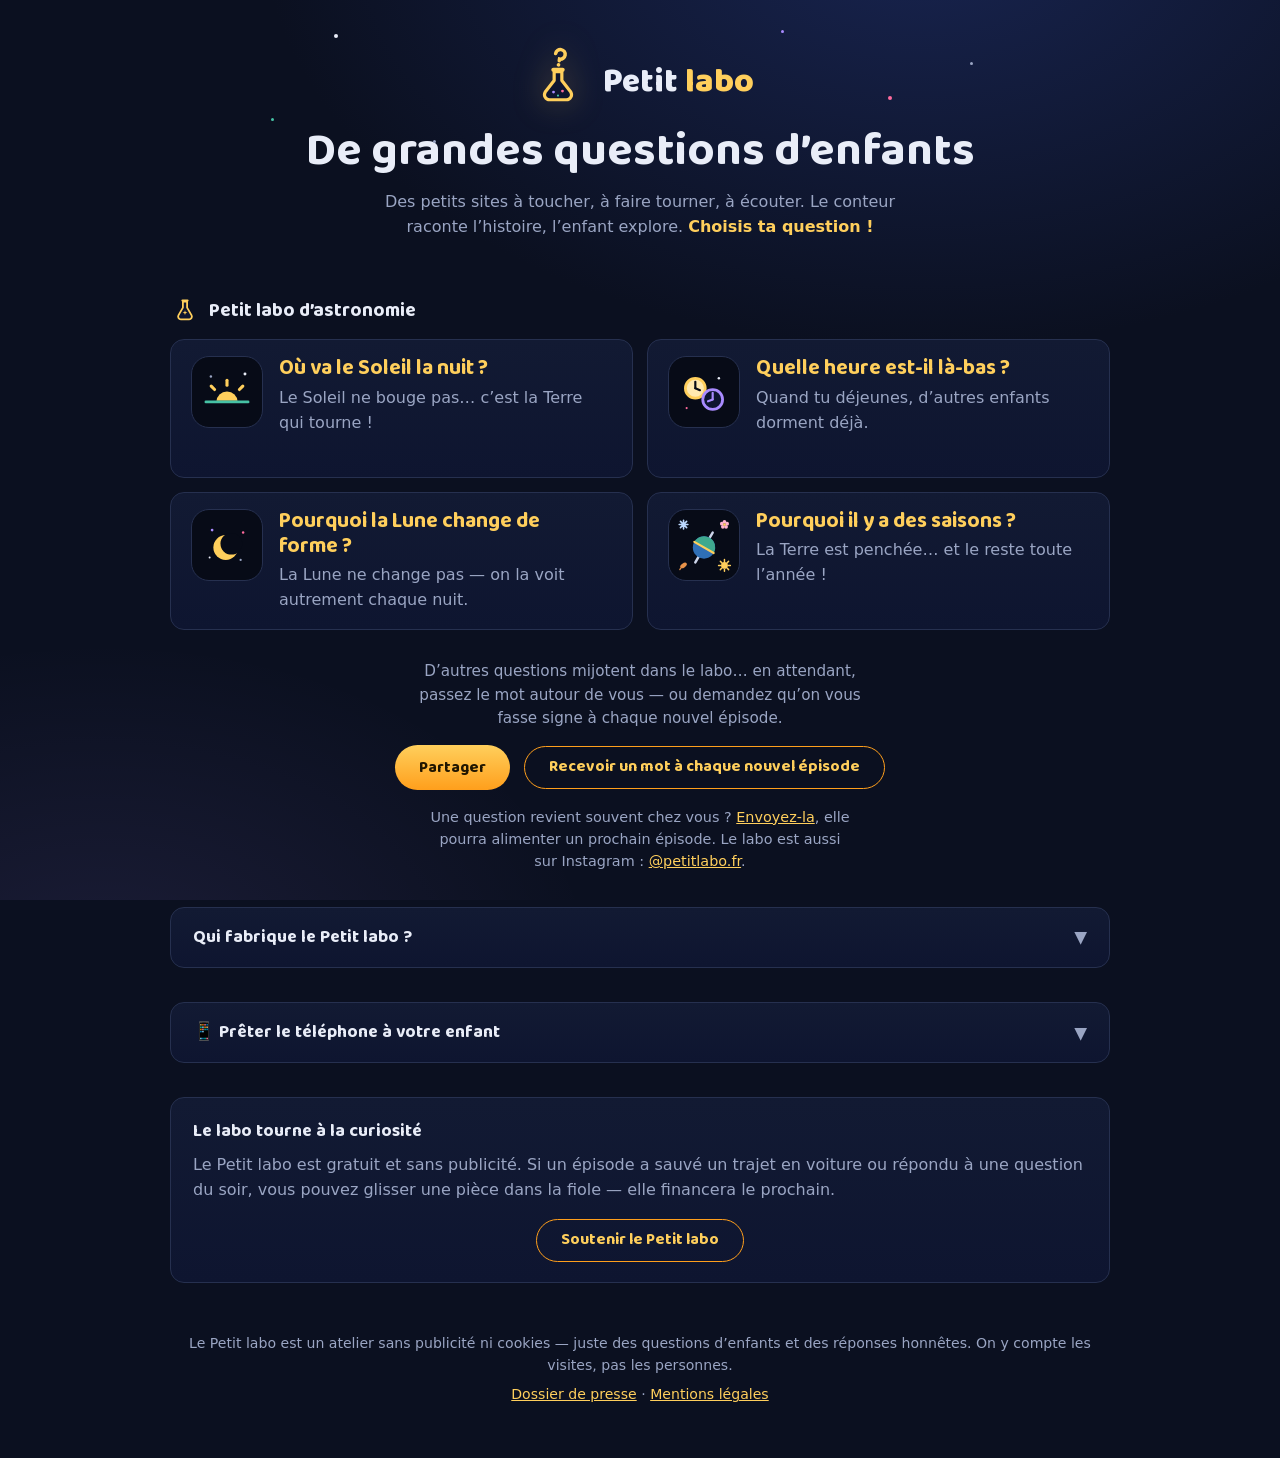
<file: index.html>
<!DOCTYPE html>
<html lang="fr">
<head>
  <meta charset="utf-8">
  <meta name="viewport" content="width=device-width, initial-scale=1, maximum-scale=1, user-scalable=no">
  <title>Petit labo — de grandes questions d’enfants</title>
  <meta name="description" content="De grandes questions d’enfants, de petits sites à toucher — gratuits et sans publicité. Où va le Soleil la nuit ? Pourquoi la Lune change de forme ?">
  <!-- socle SEO : adresse canonique (petit-labo.fr, sans www) -->
  <link rel="canonical" href="https://petit-labo.fr/">

  <!-- carte de partage (WhatsApp, iMessage, réseaux) — image générée par tools/build-og.mjs -->
  <meta property="og:type" content="website">
  <meta property="og:url" content="https://petit-labo.fr/">
  <meta property="og:title" content="Petit labo — de grandes questions d’enfants">
  <meta property="og:description" content="Où va le Soleil la nuit ? De petits sites à toucher, à faire tourner, à écouter.">
  <meta property="og:image" content="https://petit-labo.fr/assets/og.png">
  <meta property="og:image:width" content="1200">
  <meta property="og:image:height" content="630">
  <meta property="og:locale" content="fr_FR">
  <meta name="twitter:card" content="summary_large_image">

  <!-- PWA : installable sur l’écran d’accueil, plein écran, portée = tout le domaine -->
  <link rel="manifest" href="/manifest.json">
  <meta name="theme-color" content="#0b1020">
  <meta name="apple-mobile-web-app-capable" content="yes">
  <meta name="apple-mobile-web-app-status-bar-style" content="black-translucent">
  <meta name="apple-mobile-web-app-title" content="Petit labo">
  <link rel="apple-touch-icon" href="/apple-touch-icon.png">
  <link rel="icon" type="image/png" sizes="192x192" href="/icons/icon-192.png">
  <!-- favicon vectoriel : la fiole en version petites tailles (assets/marque/fiole-petite.svg) -->
  <link rel="icon" type="image/svg+xml" href="data:image/svg+xml,%3Csvg xmlns='http://www.w3.org/2000/svg' viewBox='0 0 100 100'%3E%3Cpath d='M44 40 L44 54 L30 72 A8 8 0 0 0 37 84 L63 84 A8 8 0 0 0 70 72 L56 54 L56 40 Z' fill='%230e1530' stroke='%23ffcf5c' stroke-width='6.5' stroke-linejoin='round'/%3E%3Crect x='39.5' y='34' width='21' height='6.5' rx='3.25' fill='%23ffcf5c'/%3E%3Cg transform='rotate(10 53 17)'%3E%3Cpath d='M45.5 13 A7.5 7.5 0 1 1 53 20.5 L53 23' fill='none' stroke='%23ffcf5c' stroke-width='7' stroke-linecap='round'/%3E%3Ccircle cx='53' cy='29.5' r='3.6' fill='%23ffcf5c'/%3E%3C/g%3E%3C/svg%3E">

  <link rel="stylesheet" href="/css/style.css">
  <!-- carte d'identité pour les moteurs de recherche : le site-mère des épisodes,
       en français, gratuit — rien que des faits déjà affichés sur la page -->
  <script type="application/ld+json">
  {
    "@context": "https://schema.org",
    "@type": "WebSite",
    "name": "Petit labo",
    "url": "https://petit-labo.fr/",
    "description": "De grandes questions d’enfants, de petits sites à toucher — gratuits et sans publicité.",
    "inLanguage": "fr"
  }
  </script>
</head>
<body>

  <header class="site-header">
    <!-- quelques étoiles posées dans le ciel de l'en-tête (décor) -->
    <span class="etoile-tete" style="width:4px;height:4px;background:#e9edf8;top:34px;left:16%" aria-hidden="true"></span>
    <span class="etoile-tete" style="width:3px;height:3px;background:#9aa5c3;top:62px;right:13%" aria-hidden="true"></span>
    <span class="etoile-tete" style="width:3px;height:3px;background:#46c2a5;top:118px;left:9%" aria-hidden="true"></span>
    <span class="etoile-tete" style="width:4px;height:4px;background:#ff6b9d;top:96px;right:22%" aria-hidden="true"></span>
    <span class="etoile-tete" style="width:3px;height:3px;background:#a98bff;top:30px;right:34%" aria-hidden="true"></span>
    <span class="etoile-tete" style="width:3px;height:3px;background:#9aa5c3;top:140px;left:27%" aria-hidden="true"></span>
    <!-- la marque d'un bloc : la fiole (assets/marque/fiole.svg) + le nom, côte à côte -->
    <p class="marque">
      <svg class="logo-fiole" viewBox="0 0 100 100" aria-hidden="true">
        <path d="M44 40 L44 54 L30 72 A8 8 0 0 0 37 84 L63 84 A8 8 0 0 0 70 72 L56 54 L56 40 Z"
              fill="#0e1530" stroke="#ffcf5c" stroke-width="5" stroke-linejoin="round"/>
        <circle cx="43" cy="72" r="2.2" fill="#a98bff"/>
        <circle cx="57" cy="70.5" r="2.2" fill="#ff6b9d"/>
        <circle cx="50" cy="77.5" r="1.7" fill="#46c2a5"/>
        <rect x="39.5" y="34" width="21" height="6.5" rx="3.25" fill="#ffcf5c"/>
        <g transform="rotate(10 53 17)">
          <path d="M45.5 13 A7.5 7.5 0 1 1 53 20.5 L53 23"
                fill="none" stroke="#ffcf5c" stroke-width="5.5" stroke-linecap="round"/>
          <circle cx="53" cy="29.5" r="2.9" fill="#ffcf5c"/>
        </g>
      </svg>
      <span class="marque-nom">Petit <span class="or">labo</span></span>
    </p>
    <h1>De grandes questions d’enfants</h1>
    <p class="tagline">Des petits sites à toucher, à faire tourner, à écouter.
      Le conteur raconte l’histoire, l’enfant explore.
      <strong>Choisis ta question !</strong></p>
  </header>

  <main>
    <section class="serie" aria-labelledby="titre-astro">
      <!-- la fiole de la série en tête de rayon, les médaillons SVG maison sur les
           cartes : plus d'emoji-illustration sur le portail (règle de la charte) -->
      <h2 id="titre-astro">
        <svg class="serie-fiole" viewBox="0 0 100 100" aria-hidden="true">
          <path d="M43 22 L43 42 L28 68 A9 9 0 0 0 36 81 L64 81 A9 9 0 0 0 72 68 L57 42 L57 22 Z"
                fill="#0e1530" stroke="#ffcf5c" stroke-width="6" stroke-linejoin="round"/>
          <path d="M50 51 L52 57 L58 59 L52 61 L50 67 L48 61 L42 59 L48 57 Z" fill="#ffcf5c"/>
          <rect x="38" y="15" width="24" height="7" rx="3.5" fill="#ffcf5c"/>
        </svg>
        Petit labo d’astronomie</h2>

      <nav class="cartes" aria-label="Les épisodes du Petit labo d’astronomie">
        <a class="carte" href="/ou-va-le-soleil/">
          <span class="carte-medaillon" aria-hidden="true">
            <svg viewBox="0 0 100 100">
              <defs><clipPath id="med-soleil"><rect x="0" y="0" width="100" height="64"/></clipPath></defs>
              <g clip-path="url(#med-soleil)">
                <circle cx="50" cy="66" r="17" fill="#ffcf5c"/>
                <path d="M50 39 L50 31" stroke="#ffcf5c" stroke-width="5" stroke-linecap="round"/>
                <path d="M30 46 L24.5 40.5" stroke="#ffcf5c" stroke-width="5" stroke-linecap="round"/>
                <path d="M70 46 L75.5 40.5" stroke="#ffcf5c" stroke-width="5" stroke-linecap="round"/>
              </g>
              <path d="M16 66 L84 66" stroke="#46c2a5" stroke-width="4.5" stroke-linecap="round"/>
              <circle cx="24" cy="25" r="2" fill="#9aa5c3"/>
              <circle cx="79" cy="21" r="2.4" fill="#e9edf8"/>
            </svg>
          </span>
          <span class="carte-texte">
            <span class="carte-titre">Où va le Soleil la nuit&nbsp;?</span>
            <span class="carte-sous">Le Soleil ne bouge pas… c’est la Terre qui tourne&nbsp;!</span>
          </span>
        </a>
        <a class="carte" href="/la-terre-tourne/">
          <span class="carte-medaillon" aria-hidden="true">
            <svg viewBox="0 0 100 100">
              <!-- les horloges jumelles de l'épisode : chez nous en plein jour,
                   là-bas dans la nuit — même heure de la Terre, deux cadrans -->
              <circle cx="36" cy="44" r="16" fill="#ffe9b0"/>
              <circle cx="36" cy="44" r="16" fill="none" stroke="#ffcf5c" stroke-width="4.5"/>
              <path d="M36 44 L36 33.5" stroke="#070b17" stroke-width="3.5" stroke-linecap="round"/>
              <path d="M36 44 L43.5 47" stroke="#070b17" stroke-width="3.5" stroke-linecap="round"/>
              <circle cx="64" cy="62" r="16" fill="#0e1530"/>
              <circle cx="64" cy="62" r="16" fill="none" stroke="#a98bff" stroke-width="4.5"/>
              <path d="M64 62 L64 51.5" stroke="#a98bff" stroke-width="3.5" stroke-linecap="round"/>
              <path d="M64 62 L56.5 65" stroke="#a98bff" stroke-width="3.5" stroke-linecap="round"/>
              <circle cx="74" cy="28" r="2" fill="#e9edf8"/>
              <circle cx="22" cy="76" r="1.7" fill="#ff6b9d"/>
            </svg>
          </span>
          <span class="carte-texte">
            <span class="carte-titre">Quelle heure est-il là-bas&nbsp;?</span>
            <span class="carte-sous">Quand tu déjeunes, d’autres enfants dorment déjà.</span>
          </span>
        </a>
        <a class="carte" href="/la-lune-change-de-forme/">
          <span class="carte-medaillon" aria-hidden="true">
            <svg viewBox="0 0 100 100">
              <circle cx="48" cy="54" r="20" fill="#ffcf5c"/>
              <circle cx="57" cy="48" r="17.5" fill="#070b17"/>
              <circle cx="26" cy="26" r="2.2" fill="#a98bff"/>
              <circle cx="76" cy="30" r="2" fill="#ff6b9d"/>
              <circle cx="72" cy="74" r="1.8" fill="#9aa5c3"/>
              <circle cx="22" cy="70" r="1.6" fill="#e9edf8"/>
            </svg>
          </span>
          <span class="carte-texte">
            <span class="carte-titre">Pourquoi la Lune change de forme&nbsp;?</span>
            <span class="carte-sous">La Lune ne change pas — on la voit autrement chaque nuit.</span>
          </span>
        </a>
        <a class="carte" href="/la-terre-est-penchee/">
          <span class="carte-medaillon" aria-hidden="true">
            <svg viewBox="0 0 100 100">
              <path d="M36 78 L64 30" stroke="#cdd5ea" stroke-width="4" stroke-linecap="round"/>
              <circle cx="50" cy="54" r="18" fill="#2f6fb5"/>
              <path d="M34.4 45 A18 18 0 0 1 65.6 63 Z" fill="#3fa98e"/>
              <path d="M34.4 45 L65.6 63" stroke="#ffcf5c" stroke-width="3.5" stroke-linecap="round"/>
              <g stroke="#bcd9ff" stroke-width="2.6" stroke-linecap="round">
                <path d="M17 10 L17 24 M10 17 L24 17 M12 12 L22 22 M22 12 L12 22"/>
              </g>
              <g fill="#ffb3cd">
                <circle cx="83" cy="12.5" r="3"/><circle cx="87.3" cy="15.6" r="3"/>
                <circle cx="85.6" cy="20.7" r="3"/><circle cx="80.4" cy="20.7" r="3"/>
                <circle cx="78.7" cy="15.6" r="3"/>
              </g>
              <circle cx="83" cy="17" r="2.2" fill="#ffcf5c"/>
              <circle cx="83" cy="83" r="5.5" fill="#ffcf5c"/>
              <g stroke="#ffcf5c" stroke-width="2.4" stroke-linecap="round">
                <path d="M83 73.5 L83 76.5 M83 89.5 L83 92.5 M73.5 83 L76.5 83 M89.5 83 L92.5 83
                         M76.3 76.3 L78.4 78.4 M87.6 87.6 L89.7 89.7 M89.7 76.3 L87.6 78.4 M78.4 87.6 L76.3 89.7"/>
              </g>
              <ellipse cx="17" cy="83" rx="6" ry="3.4" fill="#e8934a" transform="rotate(-35 17 83)"/>
              <path d="M13 87 L11 89.5" stroke="#e8934a" stroke-width="2" stroke-linecap="round"/>
            </svg>
          </span>
          <span class="carte-texte">
            <span class="carte-titre">Pourquoi il y a des saisons&nbsp;?</span>
            <span class="carte-sous">La Terre est penchée… et le reste toute l’année !</span>
          </span>
        </a>
      </nav>

    </section>

    <!-- La suite, sous les cartes : l'« à venir », le partage et les deux
         portes vers bonjour@petit-labo.fr en un seul moment. Partager garde
         l'or plein (bouche-à-oreille = canal n° 1 du plan) ; « Recevoir un
         mot à chaque nouvel épisode » est un mailto pré-rempli en pilule contour : le
         parent n'a rien à taper, il envoie. Le site est statique, on ne
         collecte aucune adresse — c'est le parent qui écrit, et il se
         désinscrit en répondant. Objets distincts pour trier d'un coup d'œil
         dans la boîte. Instagram : un lien texte nu, jamais un widget (« ni
         bouton de réseau social qui vous suit », page presse).
         js/partage.js fait le geste de partage (natif sinon copie du lien,
         jamais d'échec silencieux). -->
    <div class="partage">
      <p class="partage-phrase">D’autres questions mijotent dans le labo…
        en attendant, passez le mot autour de vous — ou demandez qu’on vous
        fasse signe à chaque nouvel épisode.</p>
      <p class="partage-action">
        <button id="btn-partager" type="button">Partager</button>
        <a class="pilule-contour" href="mailto:bonjour@petit-labo.fr?subject=Les%20prochains%20%C3%A9pisodes%20du%20Petit%20labo&amp;body=Bonjour%20David%2C%0A%0AUn%20petit%20mot%20%C3%A0%20chaque%20nouvel%20%C3%A9pisode%20%3F%0A%0AMerci%20!">Recevoir
          un mot à chaque nouvel épisode</a>
        <span id="partage-etat" role="status" aria-live="polite" hidden></span>
      </p>
      <p class="partage-suite">Une question revient souvent chez vous&nbsp;?
        <a href="mailto:bonjour@petit-labo.fr?subject=Une%20question%20d%E2%80%99enfant%20pour%20le%20Petit%20labo&amp;body=Bonjour%20David%2C%0A%0AVoici%20une%20question%20qui%20revient%20souvent%20%C3%A0%20la%20maison%20%3A%0A%0A">Envoyez-la</a>,
        elle pourra alimenter un prochain épisode.
        Le labo est aussi sur Instagram&nbsp;:
        <a href="https://www.instagram.com/petitlabo.fr/" rel="noopener">@petitlabo.fr</a>.</p>
    </div>

    <!-- Qui est derrière le labo : posé AVANT le bloc de soutien, parce qu'on
         ne demande rien à quelqu'un qui ne sait pas à qui il a affaire.
         Replié comme les conseils : c'est du texte de parent, pas d'enfant. -->
    <section class="panel a-propos" aria-labelledby="titre-a-propos">
      <details>
        <summary><h2 class="a-propos-titre" id="titre-a-propos">Qui fabrique le Petit labo&nbsp;?</h2></summary>
        <div class="a-propos-corps">
          <p>Ingénieur de formation, papa avant tout&nbsp;: j’ai fabriqué le Petit
            labo pour mes enfants. Les mots ne manquaient pas&nbsp;— ce qui
            manquait, c’était de quoi leur montrer. Alors j’ai fait des images
            qu’on touche et qu’on fait tourner. Puis j’ai eu envie de les
            partager.</p>
          <p>Chaque épisode prend une question et lui ajoute ce qu’une explication
            seule ne peut pas donner&nbsp;: une image, et une expérience à faire du
            bout du doigt. Vous racontez, l’enfant fait tourner la Terre et voit
            la nuit arriver.</p>
          <p>Le labo est ludique mais honnête&nbsp;: on simplifie franchement, on ne
            ment jamais. Chaque épisode porte sa «&nbsp;note aux parents&nbsp;»
            qui dit exactement ce qu’il a simplifié, et pourquoi.</p>
        </div>
      </details>
    </section>

    <section class="panel conseils">
      <details>
        <summary><h2 class="conseils-titre">📱 Prêter le téléphone à votre enfant</h2></summary>
        <div class="conseils-corps">
          <p>Deux petits réglages, et votre enfant peut explorer tout seul, sans
            sortir du labo ni appeler la maîtresse par accident.</p>

          <h3>1&nbsp;· Mettre le labo sur l’écran d’accueil</h3>
          <p id="deja-installe" hidden>✅ C’est fait&nbsp;: vous êtes déjà dans le
            labo installé, en plein écran.</p>
          <p id="bloc-installer" hidden><button id="btn-installer" type="button">➕
            Installer le Petit labo</button><br>
            Un appui, et l’icône arrive sur l’écran d’accueil.</p>
          <p id="conseil-ios"><strong>iPhone / iPad</strong> — dans Safari&nbsp;: bouton
            <em>Partager</em> (le carré avec la flèche), puis
            <em>«&nbsp;Sur l’écran d’accueil&nbsp;»</em> (Apple n’autorise pas les sites
            à le faire à votre place). Le labo s’ouvrira en plein écran, sans barre
            d’adresse ni onglets.</p>
          <p id="conseil-android"><strong>Android</strong> — dans Chrome&nbsp;: menu <em>⋮</em>, puis
            <em>«&nbsp;Ajouter à l’écran d’accueil&nbsp;»</em>.</p>

          <h3>2&nbsp;· Verrouiller le téléphone sur le labo</h3>
          <p><strong>iPhone / iPad</strong> — activez une fois
            <em>Réglages → Accessibilité → Accès guidé</em>. Ensuite, labo ouvert&nbsp;:
            triple-clic sur le bouton latéral → <em>Démarrer</em>. L’enfant ne peut
            plus changer d’appli&nbsp;; triple-clic + code pour sortir.</p>
          <p><strong>Android</strong> — activez une fois
            <em>Paramètres → Sécurité → Épinglage d’appli</em>. Ensuite&nbsp;:
            bouton des applis récentes, icône du labo, <em>«&nbsp;Épingler&nbsp;»</em>.</p>
        </div>
      </details>
    </section>

    <!-- Soutien libre : en dernier, juste avant le pied de page — la place
         d'un pourboire, on le propose après, on ne le brandit pas pendant.
         Masqué tant que js/soutien.js n'a pas de pseudo : on ne montre
         jamais au parent un bouton qui ne mène nulle part. -->
    <section class="panel soutien" id="soutien" aria-labelledby="titre-soutien" hidden>
      <h2 id="titre-soutien">Le labo tourne à la curiosité</h2>
      <p>Le Petit labo est gratuit et sans publicité. Si un épisode
        a sauvé un trajet en voiture ou répondu à une question du soir, vous
        pouvez glisser une pièce dans la fiole&nbsp;— elle financera le prochain.</p>
      <p class="soutien-action">
        <a id="lien-soutien" href="#" rel="noopener noreferrer" target="_blank">
          Soutenir le Petit labo</a>
      </p>
    </section>
  </main>

  <footer class="site-footer">
    <!-- un seul paragraphe : la promesse et la mesure disaient deux fois
         « sans cookie » — fusionnées, l'argument porte mieux -->
    <p>Le Petit labo est un atelier sans publicité ni cookies —
      juste des questions d’enfants et des réponses honnêtes.
      On y compte les visites, pas les personnes.</p>
    <!-- les ponts vers le dossier de presse et les mentions légales : discrets,
         en dernière ligne — ils s'adressent à qui écrit sur le labo ou vérifie
         qui l'édite, jamais au parent qui vient jouer -->
    <p class="pied-presse"><a href="/presse/">Dossier de presse</a> · <a href="/mentions-legales/">Mentions légales</a></p>
  </footer>

  <script src="/js/install.js" defer></script>
  <script src="/js/partage.js" defer></script>
  <script src="/js/soutien.js" defer></script>
  <script src="/js/mesure.js" defer></script>
  <!-- Safari iOS ignore user-scalable=no dans le navigateur : on bloque
       aussi le geste de pincement lui-même pour empêcher tout zoom -->
  <script>
    document.addEventListener('gesturestart', function (e) { e.preventDefault(); });
  </script>
</body>
</html>
</file>
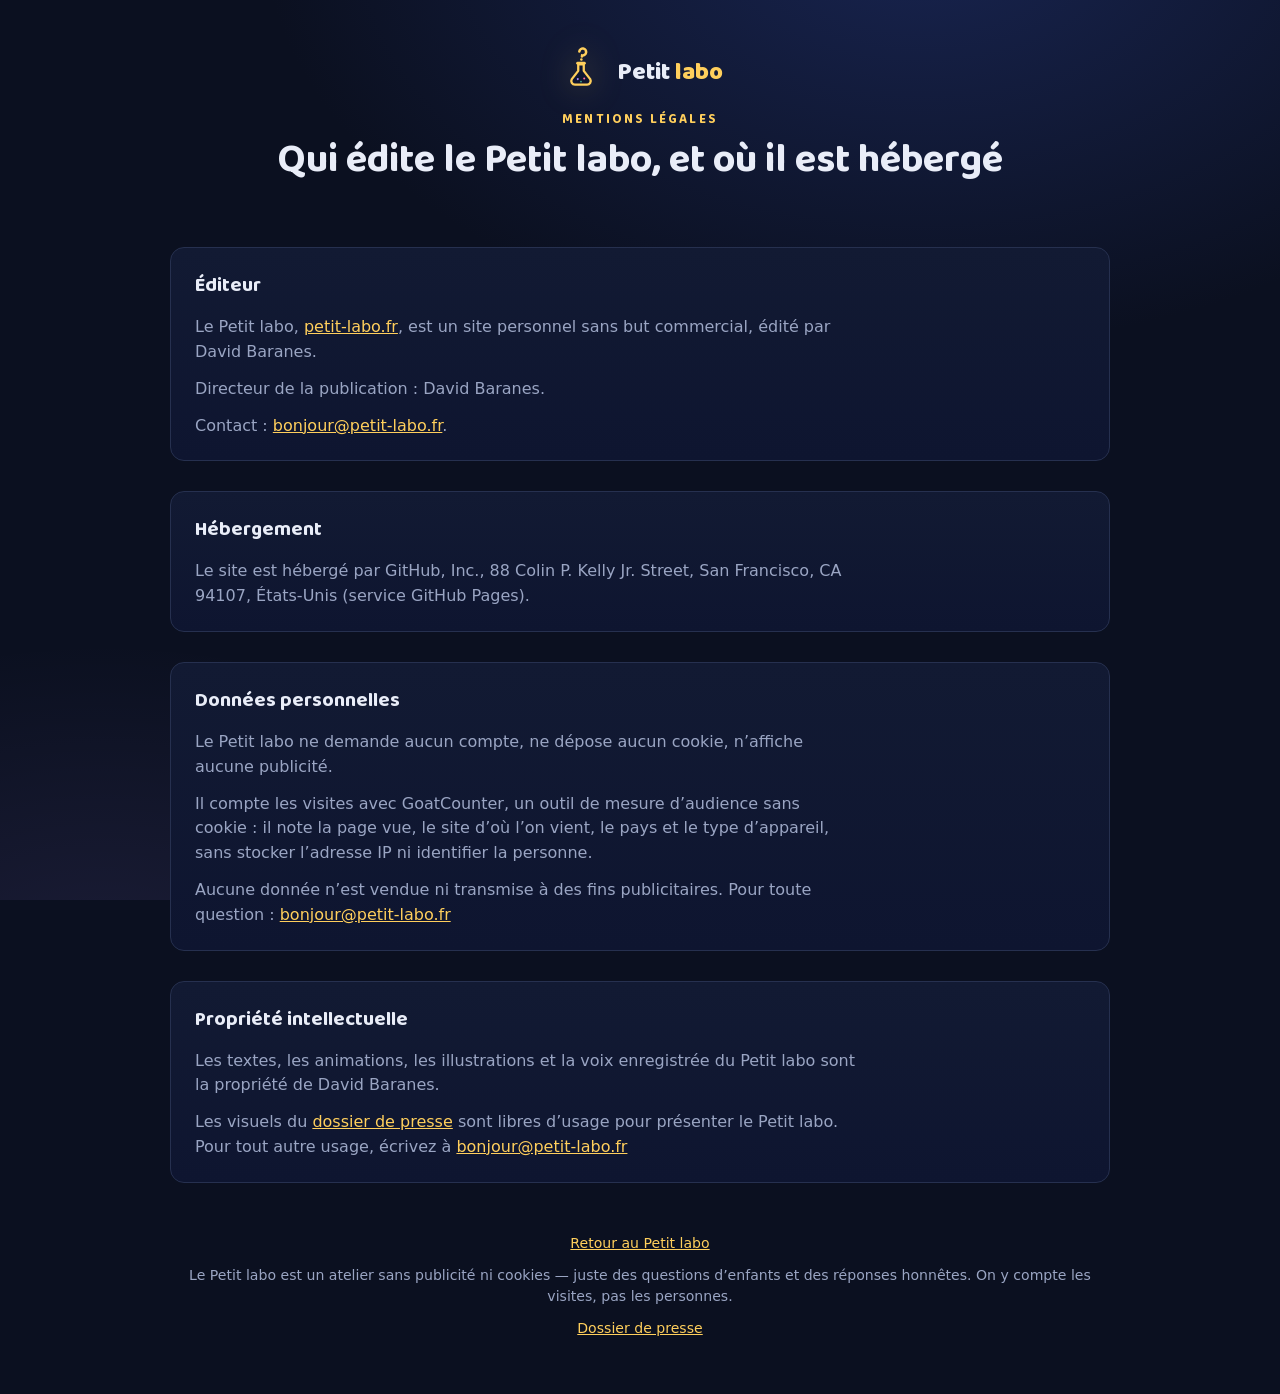
<file: mentions-legales/index.html>
<!DOCTYPE html>
<html lang="fr">
<head>
  <meta charset="utf-8">
  <meta name="viewport" content="width=device-width, initial-scale=1">
  <title>Mentions légales — Petit labo</title>
  <meta name="description" content="Qui édite le Petit labo, où il est hébergé, ce qu’il fait (et ne fait pas) de vos données, et à qui appartiennent ses textes, ses dessins et sa voix.">
  <link rel="canonical" href="https://petit-labo.fr/mentions-legales/">

  <meta property="og:type" content="article">
  <meta property="og:url" content="https://petit-labo.fr/mentions-legales/">
  <meta property="og:title" content="Mentions légales — Petit labo">
  <meta property="og:description" content="Qui édite le Petit labo, où il est hébergé, et ce qu’il fait de vos données.">
  <meta property="og:image" content="https://petit-labo.fr/assets/og.png">
  <meta property="og:image:width" content="1200">
  <meta property="og:image:height" content="630">
  <meta property="og:locale" content="fr_FR">
  <meta name="twitter:card" content="summary_large_image">

  <meta name="theme-color" content="#0b1020">
  <link rel="apple-touch-icon" href="/apple-touch-icon.png">
  <link rel="icon" type="image/png" sizes="192x192" href="/icons/icon-192.png">
  <!-- favicon vectoriel : la fiole en version petites tailles (assets/marque/fiole-petite.svg) -->
  <link rel="icon" type="image/svg+xml" href="data:image/svg+xml,%3Csvg xmlns='http://www.w3.org/2000/svg' viewBox='0 0 100 100'%3E%3Cpath d='M44 40 L44 54 L30 72 A8 8 0 0 0 37 84 L63 84 A8 8 0 0 0 70 72 L56 54 L56 40 Z' fill='%230e1530' stroke='%23ffcf5c' stroke-width='6.5' stroke-linejoin='round'/%3E%3Crect x='39.5' y='34' width='21' height='6.5' rx='3.25' fill='%23ffcf5c'/%3E%3Cg transform='rotate(10 53 17)'%3E%3Cpath d='M45.5 13 A7.5 7.5 0 1 1 53 20.5 L53 23' fill='none' stroke='%23ffcf5c' stroke-width='7' stroke-linecap='round'/%3E%3Ccircle cx='53' cy='29.5' r='3.6' fill='%23ffcf5c'/%3E%3C/g%3E%3C/svg%3E">

  <!-- même habillage que le dossier de presse : une page qui se lit et se
       cite, pas une page qui se manipule -->
  <link rel="stylesheet" href="/css/style.css">
  <link rel="stylesheet" href="/css/presse.css">
</head>
<body class="page-presse">

  <header class="site-header presse-header">
    <p class="marque">
      <a class="marque-lien" href="/">
        <svg class="logo-fiole" viewBox="0 0 100 100" aria-hidden="true">
          <path d="M44 40 L44 54 L30 72 A8 8 0 0 0 37 84 L63 84 A8 8 0 0 0 70 72 L56 54 L56 40 Z"
                fill="#0e1530" stroke="#ffcf5c" stroke-width="5" stroke-linejoin="round"/>
          <circle cx="43" cy="72" r="2.2" fill="#a98bff"/>
          <circle cx="57" cy="70.5" r="2.2" fill="#ff6b9d"/>
          <circle cx="50" cy="77.5" r="1.7" fill="#46c2a5"/>
          <rect x="39.5" y="34" width="21" height="6.5" rx="3.25" fill="#ffcf5c"/>
          <g transform="rotate(10 53 17)">
            <path d="M45.5 13 A7.5 7.5 0 1 1 53 20.5 L53 23"
                  fill="none" stroke="#ffcf5c" stroke-width="5.5" stroke-linecap="round"/>
            <circle cx="53" cy="29.5" r="2.9" fill="#ffcf5c"/>
          </g>
        </svg>
        <span class="marque-nom">Petit <span class="or">labo</span></span>
      </a>
    </p>
    <!-- même patron que la presse : le kicker nomme la page, le h1 dit ce
         qu'on y trouve — deux fois « Mentions légales » de suite se lisait
         comme un bégaiement (retour de David) -->
    <p class="kicker">Mentions légales</p>
    <h1>Qui édite le Petit labo, et où il est hébergé</h1>
  </header>

  <main class="presse">

    <!-- ================= ÉDITEUR ================= -->
    <section class="panel bloc" aria-labelledby="titre-editeur">
      <h2 id="titre-editeur">Éditeur</h2>
      <div class="texte">
        <p>Le Petit labo, <a href="https://petit-labo.fr/">petit-labo.fr</a>, est
          un site personnel sans but commercial, édité par David Baranes.</p>
        <p>Directeur de la publication&nbsp;: David Baranes.</p>
        <p>Contact&nbsp;: <a href="mailto:bonjour@petit-labo.fr">bonjour@petit-labo.fr</a>.</p>
      </div>
    </section>

    <!-- ================= HÉBERGEMENT ================= -->
    <section class="panel bloc" aria-labelledby="titre-hebergement">
      <h2 id="titre-hebergement">Hébergement</h2>
      <div class="texte">
        <p>Le site est hébergé par GitHub, Inc., 88 Colin P. Kelly Jr. Street,
          San Francisco, CA 94107, États-Unis (service GitHub Pages).</p>
      </div>
    </section>

    <!-- ================= DONNÉES PERSONNELLES ================= -->
    <section class="panel bloc" aria-labelledby="titre-donnees">
      <h2 id="titre-donnees">Données personnelles</h2>
      <div class="texte">
        <p>Le Petit labo ne demande aucun compte, ne dépose aucun cookie,
          n’affiche aucune publicité.</p>
        <p>Il compte les visites avec GoatCounter, un outil de mesure d’audience
          sans cookie&nbsp;: il note la page vue, le site d’où l’on vient, le pays
          et le type d’appareil, sans stocker l’adresse IP ni identifier la
          personne.</p>
        <p>Aucune donnée n’est vendue ni transmise à des fins publicitaires. Pour
          toute question&nbsp;: <a href="mailto:bonjour@petit-labo.fr">bonjour@petit-labo.fr</a></p>
      </div>
    </section>

    <!-- ================= PROPRIÉTÉ INTELLECTUELLE ================= -->
    <section class="panel bloc" aria-labelledby="titre-propriete">
      <h2 id="titre-propriete">Propriété intellectuelle</h2>
      <div class="texte">
        <p>Les textes, les animations, les illustrations et la voix enregistrée
          du Petit labo sont la propriété de David Baranes.</p>
        <p>Les visuels du <a href="/presse/">dossier de presse</a> sont libres
          d’usage pour présenter le Petit labo. Pour tout autre usage, écrivez
          à <a href="mailto:bonjour@petit-labo.fr">bonjour@petit-labo.fr</a></p>
      </div>
    </section>

  </main>

  <footer class="site-footer">
    <p><a href="/">Retour au Petit labo</a></p>
    <p>Le Petit labo est un atelier sans publicité ni cookies —
      juste des questions d’enfants et des réponses honnêtes.
      On y compte les visites, pas les personnes.</p>
    <!-- la dernière ligne du pied, comme sur l'accueil : d'ici, elle mène à
         l'autre page « pour qui écrit sur le labo » -->
    <p class="pied-presse"><a href="/presse/">Dossier de presse</a></p>
  </footer>

  <script src="/js/mesure.js" defer></script>
</body>
</html>
</file>
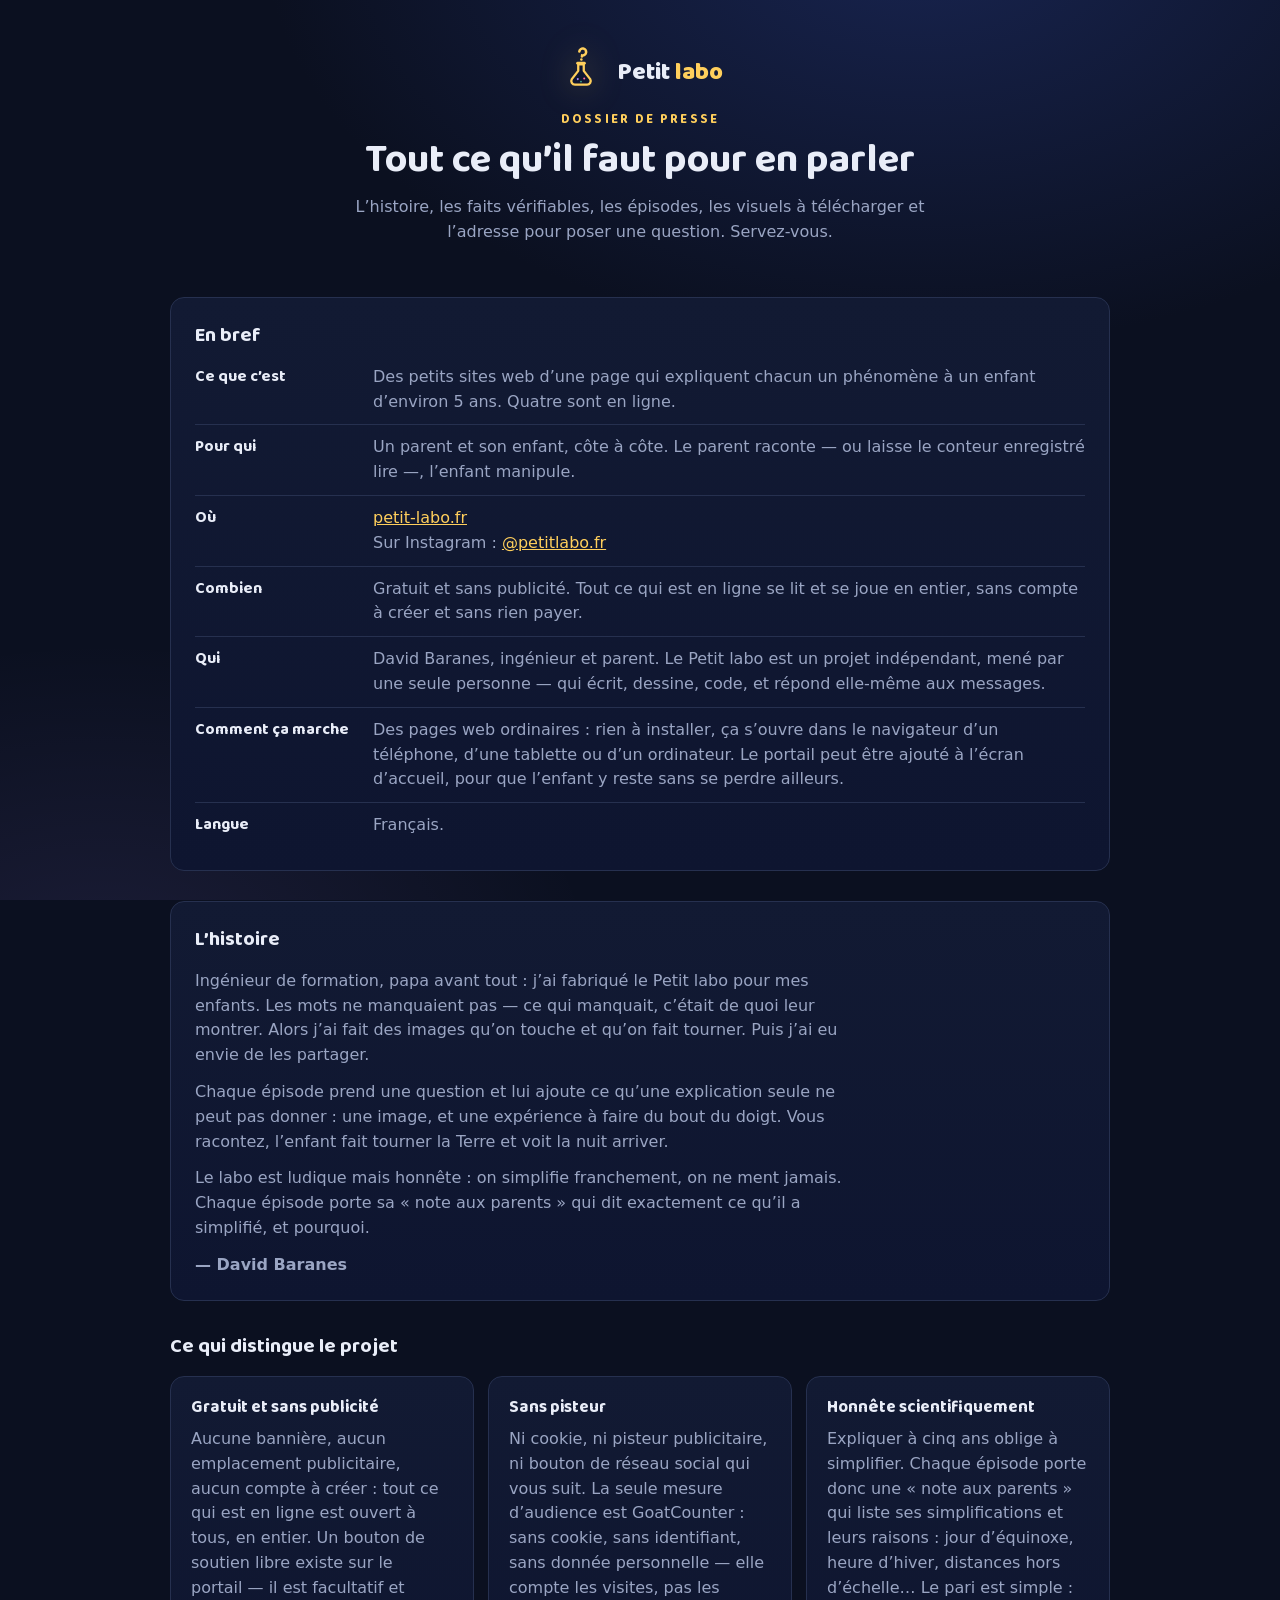
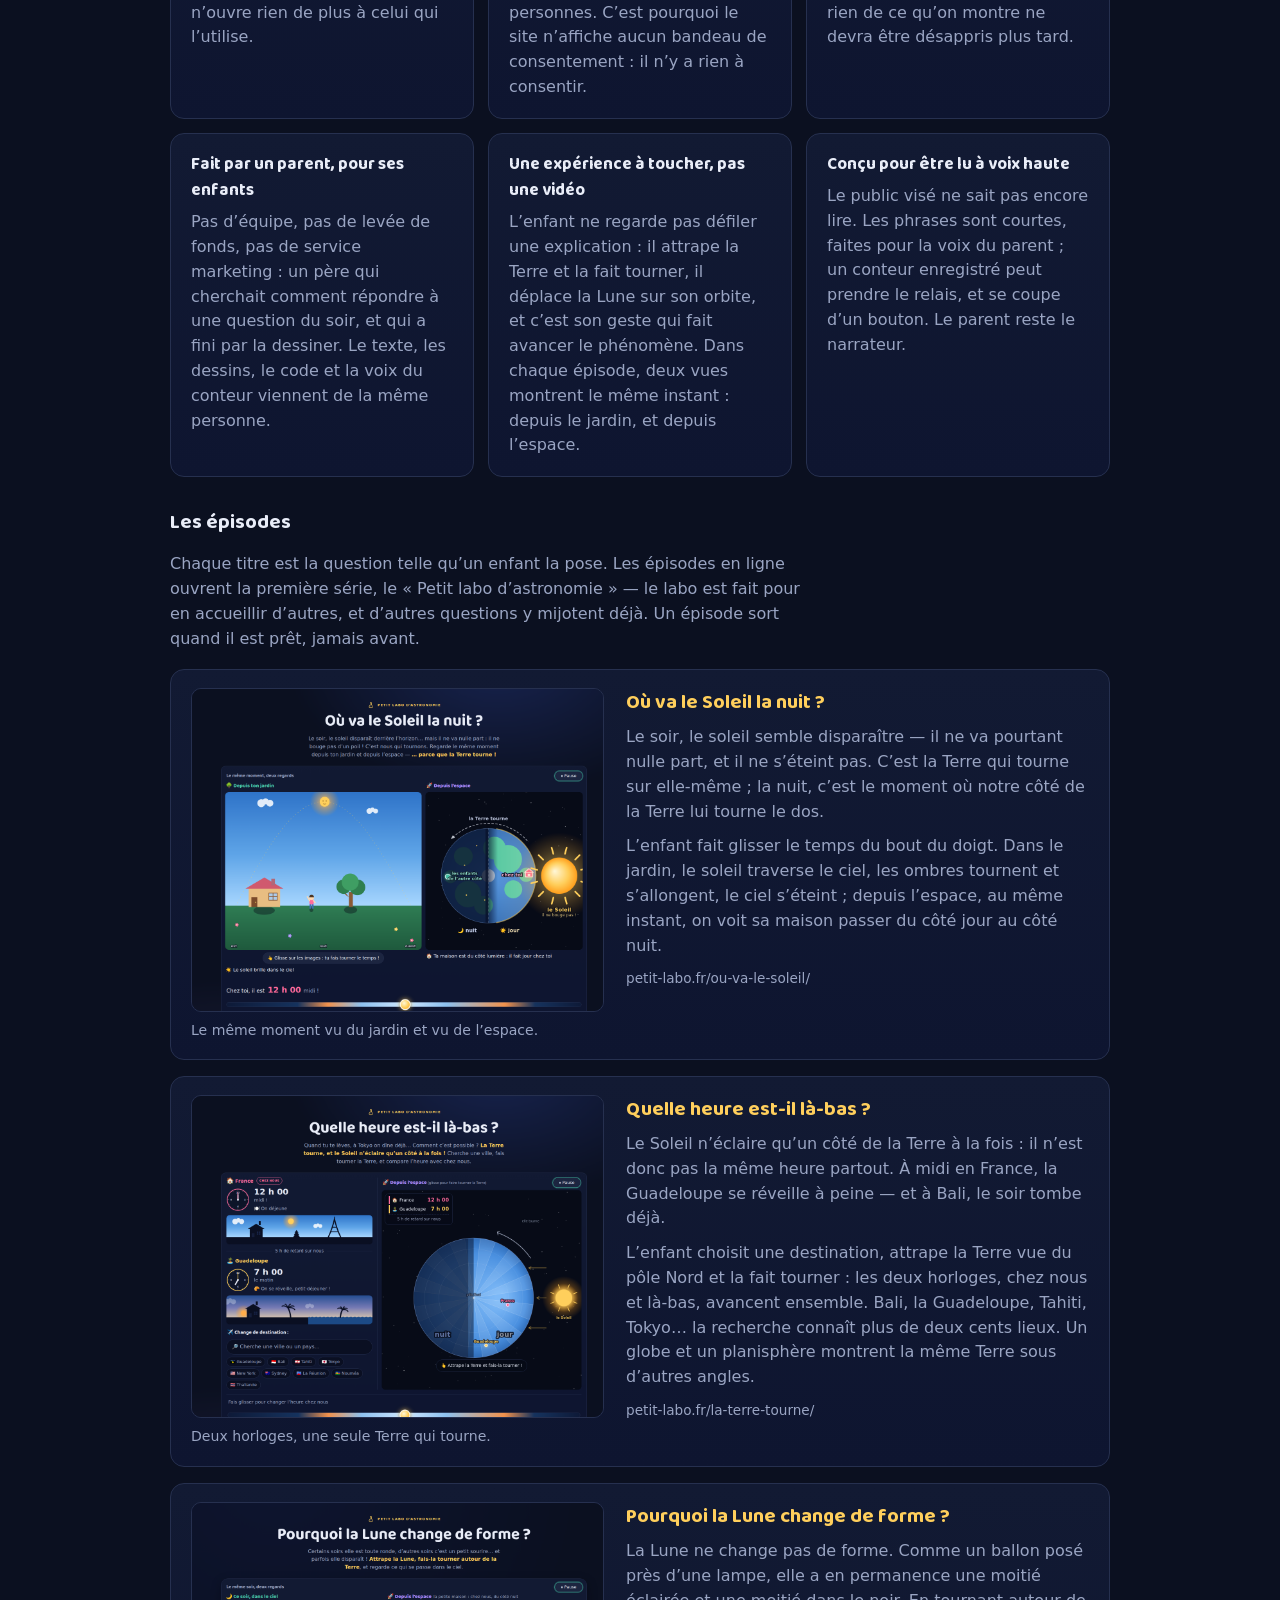
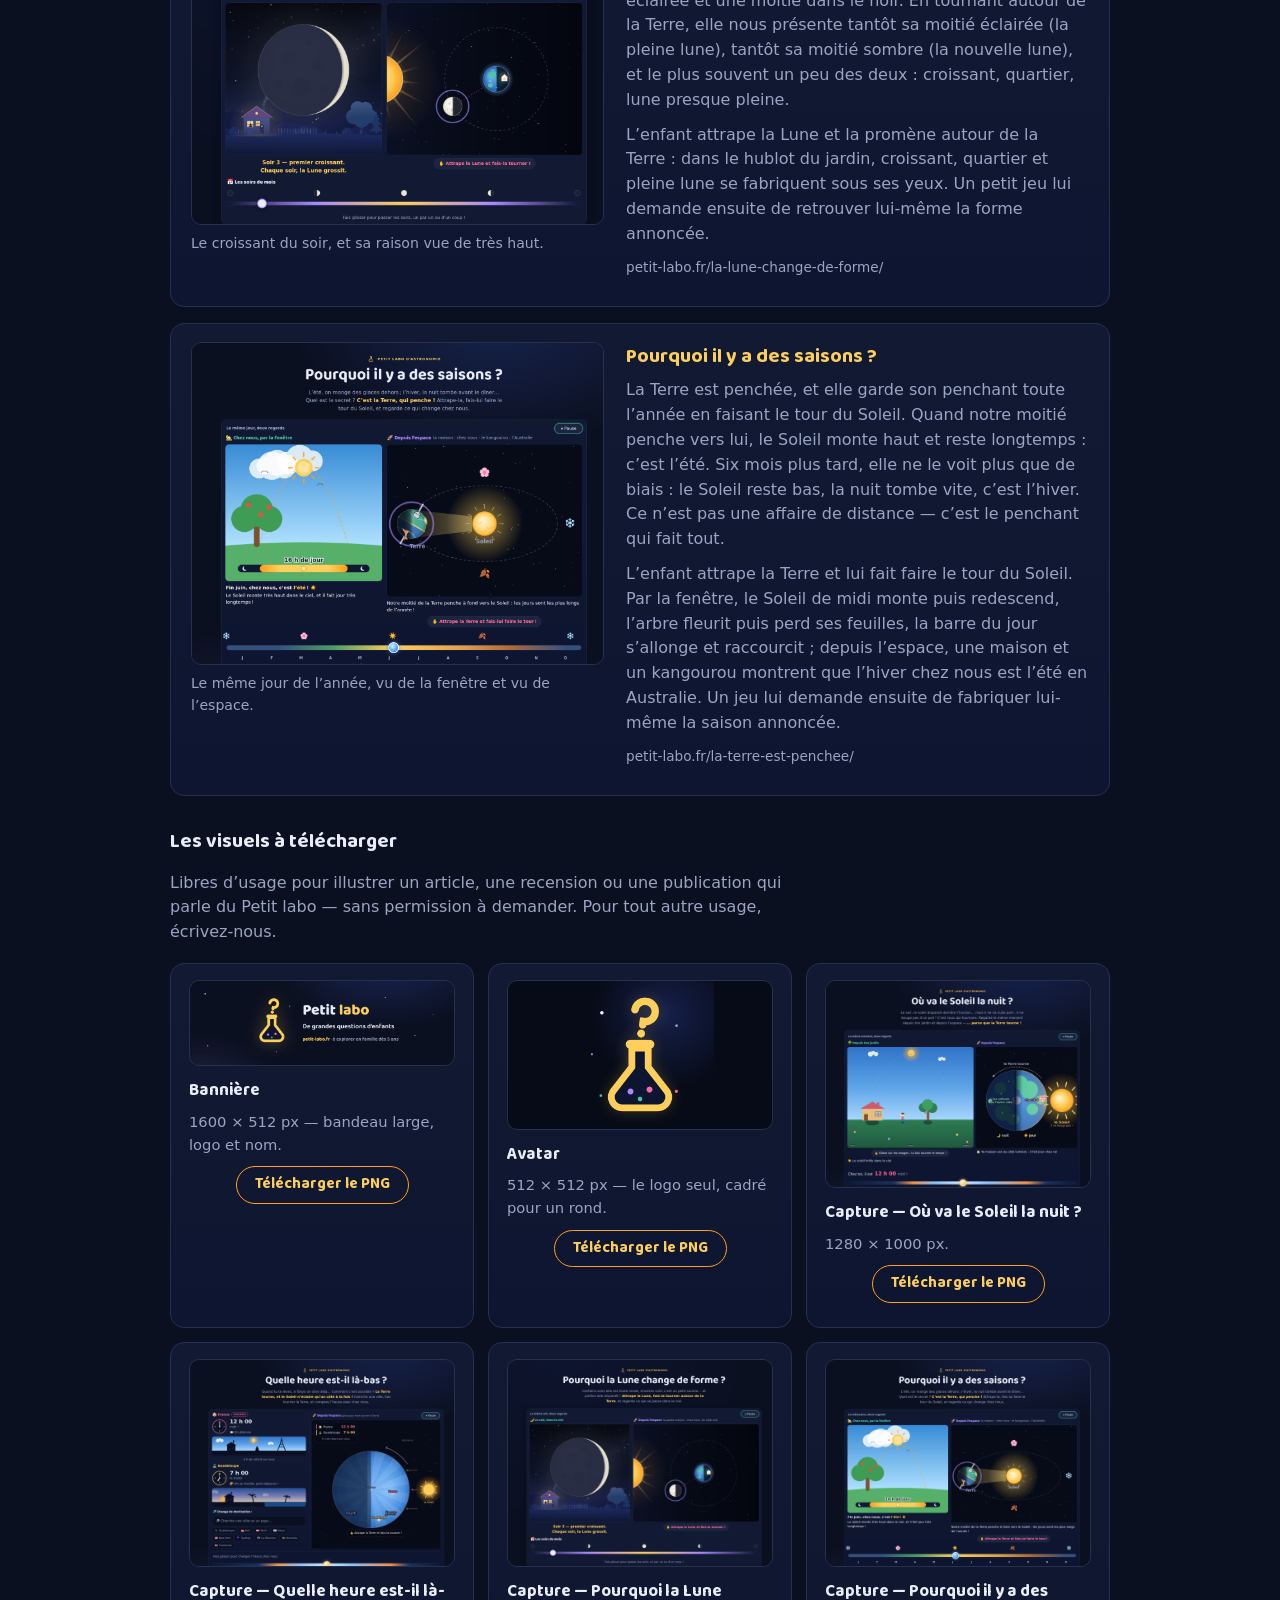
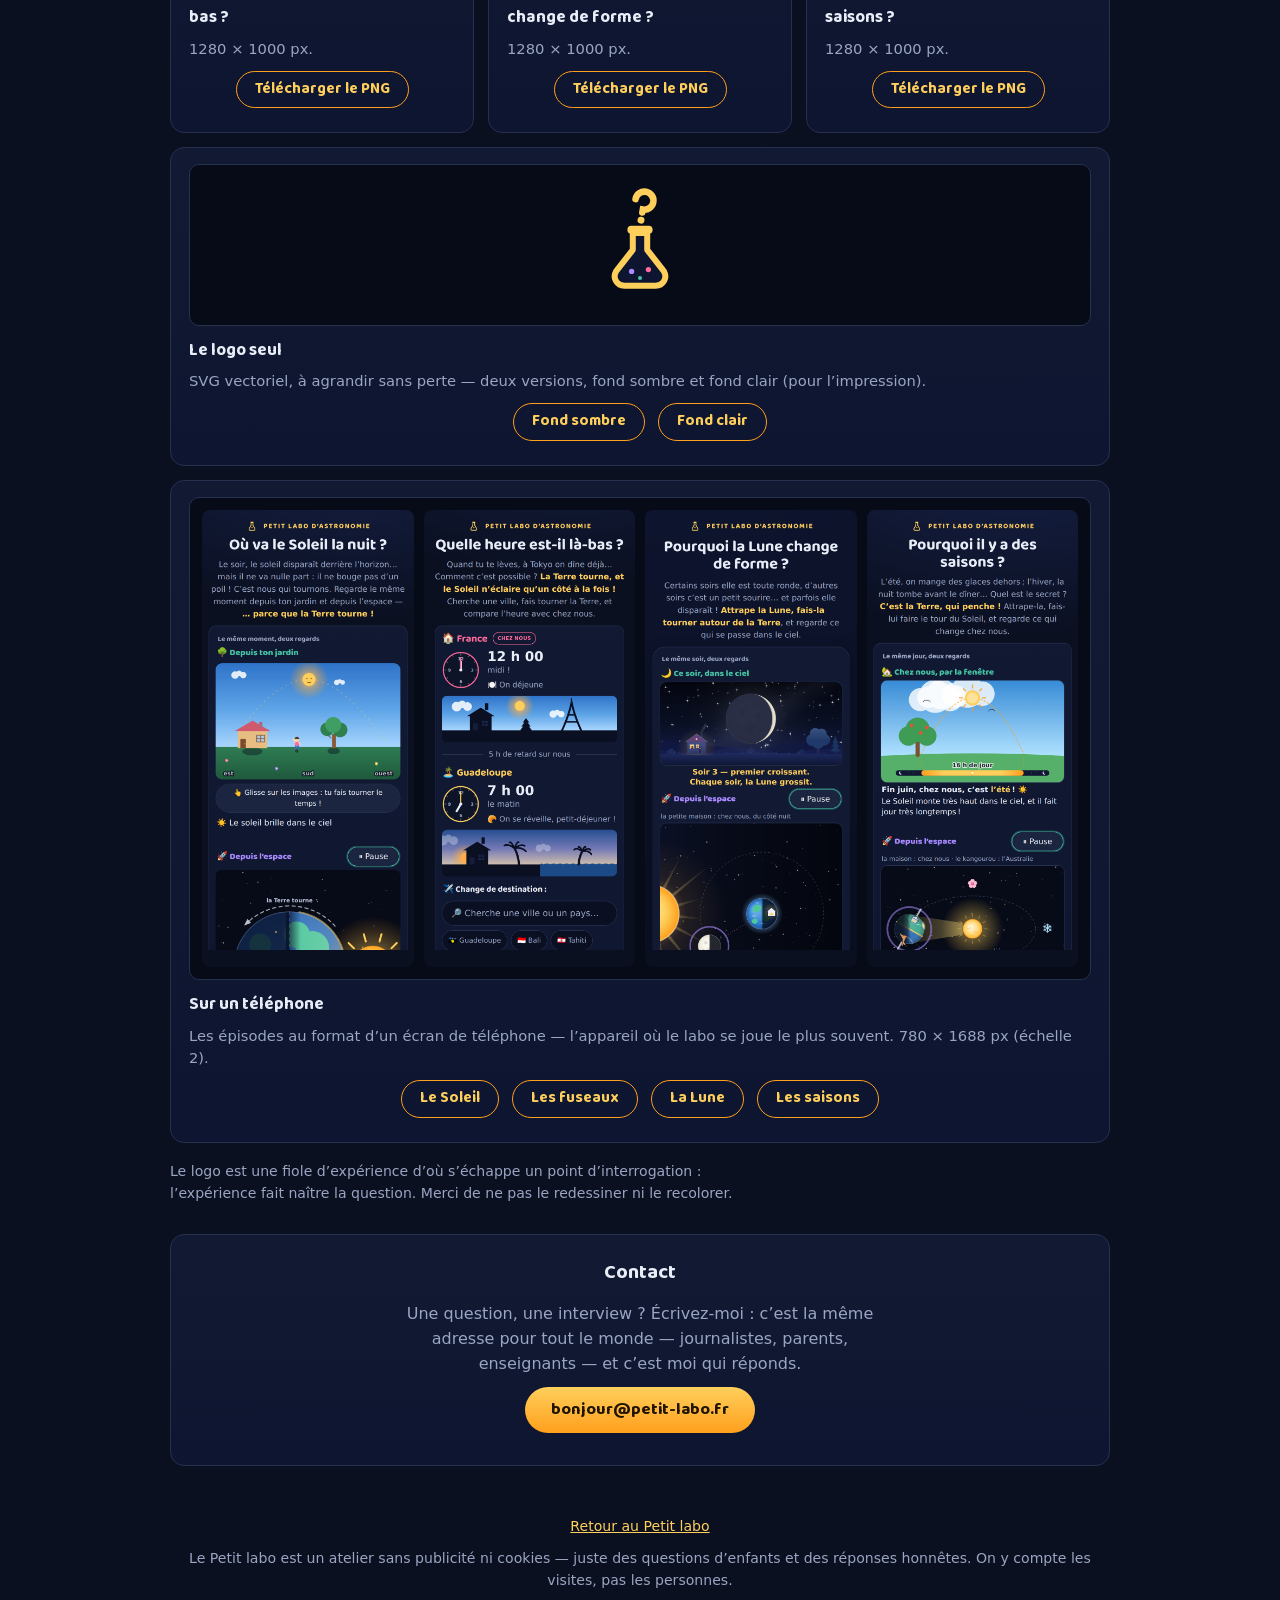
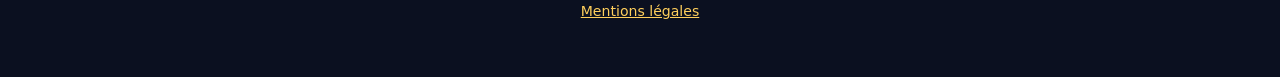
<file: presse/index.html>
<!DOCTYPE html>
<html lang="fr">
<head>
  <meta charset="utf-8">
  <meta name="viewport" content="width=device-width, initial-scale=1">
  <title>Dossier de presse — Petit labo</title>
  <meta name="description" content="Tout ce qu’il faut pour parler du Petit labo : l’histoire, les faits, les épisodes, les visuels à télécharger et le contact.">
  <link rel="canonical" href="https://petit-labo.fr/presse/">

  <meta property="og:type" content="article">
  <meta property="og:url" content="https://petit-labo.fr/presse/">
  <meta property="og:title" content="Dossier de presse — Petit labo">
  <meta property="og:description" content="L’histoire, les faits, les épisodes, les visuels à télécharger et le contact.">
  <meta property="og:image" content="https://petit-labo.fr/assets/og.png">
  <meta property="og:image:width" content="1200">
  <meta property="og:image:height" content="630">
  <meta property="og:locale" content="fr_FR">
  <meta name="twitter:card" content="summary_large_image">

  <meta name="theme-color" content="#0b1020">
  <link rel="apple-touch-icon" href="/apple-touch-icon.png">
  <link rel="icon" type="image/png" sizes="192x192" href="/icons/icon-192.png">
  <!-- favicon vectoriel : la fiole en version petites tailles (assets/marque/fiole-petite.svg) -->
  <link rel="icon" type="image/svg+xml" href="data:image/svg+xml,%3Csvg xmlns='http://www.w3.org/2000/svg' viewBox='0 0 100 100'%3E%3Cpath d='M44 40 L44 54 L30 72 A8 8 0 0 0 37 84 L63 84 A8 8 0 0 0 70 72 L56 54 L56 40 Z' fill='%230e1530' stroke='%23ffcf5c' stroke-width='6.5' stroke-linejoin='round'/%3E%3Crect x='39.5' y='34' width='21' height='6.5' rx='3.25' fill='%23ffcf5c'/%3E%3Cg transform='rotate(10 53 17)'%3E%3Cpath d='M45.5 13 A7.5 7.5 0 1 1 53 20.5 L53 23' fill='none' stroke='%23ffcf5c' stroke-width='7' stroke-linecap='round'/%3E%3Ccircle cx='53' cy='29.5' r='3.6' fill='%23ffcf5c'/%3E%3C/g%3E%3C/svg%3E">

  <link rel="stylesheet" href="/css/style.css">
  <link rel="stylesheet" href="/css/presse.css">
</head>
<body class="page-presse">

  <header class="site-header presse-header">
    <p class="marque">
      <a class="marque-lien" href="/">
        <svg class="logo-fiole" viewBox="0 0 100 100" aria-hidden="true">
          <path d="M44 40 L44 54 L30 72 A8 8 0 0 0 37 84 L63 84 A8 8 0 0 0 70 72 L56 54 L56 40 Z"
                fill="#0e1530" stroke="#ffcf5c" stroke-width="5" stroke-linejoin="round"/>
          <circle cx="43" cy="72" r="2.2" fill="#a98bff"/>
          <circle cx="57" cy="70.5" r="2.2" fill="#ff6b9d"/>
          <circle cx="50" cy="77.5" r="1.7" fill="#46c2a5"/>
          <rect x="39.5" y="34" width="21" height="6.5" rx="3.25" fill="#ffcf5c"/>
          <g transform="rotate(10 53 17)">
            <path d="M45.5 13 A7.5 7.5 0 1 1 53 20.5 L53 23"
                  fill="none" stroke="#ffcf5c" stroke-width="5.5" stroke-linecap="round"/>
            <circle cx="53" cy="29.5" r="2.9" fill="#ffcf5c"/>
          </g>
        </svg>
        <span class="marque-nom">Petit <span class="or">labo</span></span>
      </a>
    </p>
    <p class="kicker">Dossier de presse</p>
    <h1>Tout ce qu’il faut pour en parler</h1>
    <p class="tagline">L’histoire, les faits vérifiables, les épisodes, les
      visuels à télécharger et l’adresse pour poser une question. Servez-vous.</p>
  </header>

  <main class="presse">

    <!-- ================= EN BREF ================= -->
    <section class="panel bloc" aria-labelledby="titre-bref">
      <h2 id="titre-bref">En bref</h2>
      <dl class="fiche">
        <div class="fiche-ligne">
          <dt>Ce que c’est</dt>
          <dd>Des petits sites web d’une page qui expliquent chacun un phénomène
            à un enfant d’environ 5 ans. Quatre sont en ligne.</dd>
        </div>
        <div class="fiche-ligne">
          <dt>Pour qui</dt>
          <dd>Un parent et son enfant, côte à côte. Le parent raconte — ou laisse
            le conteur enregistré lire —, l’enfant manipule.</dd>
        </div>
        <div class="fiche-ligne">
          <dt>Où</dt>
          <dd><a href="https://petit-labo.fr/">petit-labo.fr</a><br>
            Sur Instagram&nbsp;: <a href="https://www.instagram.com/petitlabo.fr/"
            rel="noopener">@petitlabo.fr</a></dd>
        </div>
        <div class="fiche-ligne">
          <dt>Combien</dt>
          <dd>Gratuit et sans publicité. Tout ce qui est en ligne se lit et se
            joue en entier, sans compte à créer et sans rien payer.</dd>
        </div>
        <div class="fiche-ligne">
          <dt>Qui</dt>
          <dd>David Baranes, ingénieur et parent. Le Petit labo est un projet
            indépendant, mené par une seule personne&nbsp;— qui écrit, dessine,
            code, et répond elle-même aux messages.</dd>
        </div>
        <div class="fiche-ligne">
          <dt>Comment ça marche</dt>
          <dd>Des pages web ordinaires : rien à installer, ça s’ouvre dans le
            navigateur d’un téléphone, d’une tablette ou d’un ordinateur. Le
            portail peut être ajouté à l’écran d’accueil, pour que l’enfant y
            reste sans se perdre ailleurs.</dd>
        </div>
        <div class="fiche-ligne">
          <dt>Langue</dt>
          <dd>Français.</dd>
        </div>
      </dl>
    </section>

    <!-- ================= L'HISTOIRE ================= -->
    <section class="panel bloc" aria-labelledby="titre-histoire">
      <h2 id="titre-histoire">L’histoire</h2>
      <div class="texte">
        <p>Ingénieur de formation, papa avant tout&nbsp;: j’ai fabriqué le Petit
          labo pour mes enfants. Les mots ne manquaient pas&nbsp;— ce qui
          manquait, c’était de quoi leur montrer. Alors j’ai fait des images
          qu’on touche et qu’on fait tourner. Puis j’ai eu envie de les
          partager.</p>
        <p>Chaque épisode prend une question et lui ajoute ce qu’une explication
          seule ne peut pas donner&nbsp;: une image, et une expérience à faire du
          bout du doigt. Vous racontez, l’enfant fait tourner la Terre et voit la
          nuit arriver.</p>
        <p>Le labo est ludique mais honnête&nbsp;: on simplifie franchement, on ne
          ment jamais. Chaque épisode porte sa «&nbsp;note aux parents&nbsp;» qui
          dit exactement ce qu’il a simplifié, et pourquoi.</p>
        <p class="signature">— David Baranes</p>
      </div>
    </section>

    <!-- ================= CE QUI DISTINGUE ================= -->
    <section class="bloc" aria-labelledby="titre-distingue">
      <h2 id="titre-distingue">Ce qui distingue le projet</h2>
      <div class="points">

        <div class="panel point">
          <h3>Gratuit et sans publicité</h3>
          <p>Aucune bannière, aucun emplacement publicitaire, aucun compte à
            créer&nbsp;: tout ce qui est en ligne est ouvert à tous, en entier.
            Un bouton de soutien libre existe sur le portail&nbsp;— il est
            facultatif et n’ouvre rien de plus à celui qui l’utilise.</p>
        </div>

        <div class="panel point">
          <h3>Sans pisteur</h3>
          <p>Ni cookie, ni pisteur publicitaire, ni bouton de réseau social qui
            vous suit. La seule mesure d’audience est GoatCounter&nbsp;: sans
            cookie, sans identifiant, sans donnée personnelle — elle compte les
            visites, pas les personnes. C’est pourquoi le site n’affiche aucun
            bandeau de consentement&nbsp;: il n’y a rien à consentir.</p>
        </div>

        <div class="panel point">
          <h3>Honnête scientifiquement</h3>
          <p>Expliquer à cinq ans oblige à simplifier. Chaque épisode porte donc
            une «&nbsp;note aux parents&nbsp;» qui liste ses simplifications et
            leurs raisons&nbsp;: jour d’équinoxe, heure d’hiver, distances hors
            d’échelle… Le pari est simple&nbsp;: rien de ce qu’on montre ne devra
            être désappris plus tard.</p>
        </div>

        <div class="panel point">
          <h3>Fait par un parent, pour ses enfants</h3>
          <p>Pas d’équipe, pas de levée de fonds, pas de service marketing&nbsp;:
            un père qui cherchait comment répondre à une question du soir, et qui
            a fini par la dessiner. Le texte, les dessins, le code et la voix du
            conteur viennent de la même personne.</p>
        </div>

        <div class="panel point">
          <h3>Une expérience à toucher, pas une vidéo</h3>
          <p>L’enfant ne regarde pas défiler une explication&nbsp;: il attrape la
            Terre et la fait tourner, il déplace la Lune sur son orbite, et c’est
            son geste qui fait avancer le phénomène. Dans chaque épisode, deux
            vues montrent le même instant&nbsp;: depuis le jardin,
            et depuis l’espace.</p>
        </div>

        <div class="panel point">
          <h3>Conçu pour être lu à voix haute</h3>
          <p>Le public visé ne sait pas encore lire. Les phrases sont courtes,
            faites pour la voix du parent&nbsp;; un conteur enregistré peut prendre
            le relais, et se coupe d’un bouton. Le parent reste le narrateur.</p>
        </div>

      </div>
    </section>

    <!-- ================= LES ÉPISODES ================= -->
    <section class="bloc" aria-labelledby="titre-episodes">
      <h2 id="titre-episodes">Les épisodes</h2>
      <p class="chapo">Chaque titre est la question telle qu’un enfant la pose.
        Les épisodes en ligne ouvrent la première série, le
        «&nbsp;Petit labo d’astronomie&nbsp;»&nbsp;— le labo est fait pour en
        accueillir d’autres, et d’autres questions y mijotent déjà. Un épisode
        sort quand il est prêt, jamais avant.</p>

      <article class="panel episode">
        <figure>
          <img src="/assets/presse/capture-ou-va-le-soleil.png" width="1280" height="1000"
               alt="Copie d’écran de l’épisode : à gauche un jardin en plein jour avec une maison, un arbre et un enfant ; à droite la Terre vue de l’espace, éclairée d’un côté par le Soleil.">
          <figcaption>Le même moment vu du jardin et vu de l’espace.</figcaption>
        </figure>
        <div class="episode-texte">
          <h3><a href="https://petit-labo.fr/ou-va-le-soleil/">Où va le Soleil la nuit&nbsp;?</a></h3>
          <p class="episode-reponse">Le soir, le soleil semble disparaître — il
            ne va pourtant nulle part, et il ne s’éteint pas. C’est la Terre qui
            tourne sur elle-même&nbsp;; la nuit, c’est le moment où notre côté de
            la Terre lui tourne le dos.</p>
          <p>L’enfant fait glisser le temps du bout du doigt. Dans le jardin, le
            soleil traverse le ciel, les ombres tournent et s’allongent, le ciel
            s’éteint&nbsp;; depuis l’espace, au même instant, on voit sa maison
            passer du côté jour au côté nuit.</p>
          <p class="episode-url">petit-labo.fr/ou-va-le-soleil/</p>
        </div>
      </article>

      <article class="panel episode">
        <figure>
          <img src="/assets/presse/capture-la-terre-tourne.png" width="1280" height="1000"
               alt="Copie d’écran de l’épisode : deux horloges, l’une en France à midi, l’autre en Guadeloupe au petit matin ; à droite la Terre vue du pôle Nord, moitié jour moitié nuit.">
          <figcaption>Deux horloges, une seule Terre qui tourne.</figcaption>
        </figure>
        <div class="episode-texte">
          <h3><a href="https://petit-labo.fr/la-terre-tourne/">Quelle heure est-il là-bas&nbsp;?</a></h3>
          <p class="episode-reponse">Le Soleil n’éclaire qu’un côté de la Terre
            à la fois&nbsp;: il n’est donc pas la même heure partout. À midi en
            France, la Guadeloupe se réveille à peine — et à Bali, le soir tombe
            déjà.</p>
          <p>L’enfant choisit une destination, attrape la Terre vue du pôle
            Nord et la fait tourner&nbsp;: les deux horloges, chez nous et
            là-bas, avancent ensemble. Bali, la Guadeloupe, Tahiti, Tokyo… la
            recherche connaît plus de deux cents lieux. Un globe et un
            planisphère montrent la même Terre sous d’autres angles.</p>
          <p class="episode-url">petit-labo.fr/la-terre-tourne/</p>
        </div>
      </article>

      <article class="panel episode">
        <figure>
          <img src="/assets/presse/capture-la-lune-change-de-forme.png" width="1280" height="1000"
               alt="Copie d’écran de l’épisode : à gauche la Lune en croissant au-dessus d’un jardin la nuit ; à droite la Lune sur son orbite autour de la Terre, éclairée par le Soleil venu de la gauche.">
          <figcaption>Le croissant du soir, et sa raison vue de très haut.</figcaption>
        </figure>
        <div class="episode-texte">
          <h3><a href="https://petit-labo.fr/la-lune-change-de-forme/">Pourquoi la Lune change de forme&nbsp;?</a></h3>
          <p class="episode-reponse">La Lune ne change pas de forme. Comme un
            ballon posé près d’une lampe, elle a en permanence une moitié
            éclairée et une moitié dans le noir. En tournant autour de la Terre,
            elle nous présente tantôt sa moitié éclairée (la pleine lune),
            tantôt sa moitié sombre (la nouvelle lune), et le plus souvent un
            peu des deux&nbsp;: croissant, quartier, lune presque pleine.</p>
          <p>L’enfant attrape la Lune et la promène autour de la Terre&nbsp;:
            dans le hublot du jardin, croissant, quartier et pleine lune se
            fabriquent sous ses yeux. Un petit jeu lui demande ensuite de
            retrouver lui-même la forme annoncée.</p>
          <p class="episode-url">petit-labo.fr/la-lune-change-de-forme/</p>
        </div>
      </article>

      <article class="panel episode">
        <figure>
          <img src="/assets/presse/capture-la-terre-est-penchee.png" width="1280" height="1000"
               alt="Copie d’écran de l’épisode : à gauche un jardin en plein été, le Soleil haut dans le ciel et une barre dorée qui compte seize heures de jour ; à droite la Terre penchée sur son orbite autour du Soleil, une maison et un kangourou posés dessus.">
          <figcaption>Le même jour de l’année, vu de la fenêtre et vu de l’espace.</figcaption>
        </figure>
        <div class="episode-texte">
          <h3><a href="https://petit-labo.fr/la-terre-est-penchee/">Pourquoi il y a des saisons&nbsp;?</a></h3>
          <p class="episode-reponse">La Terre est penchée, et elle garde son
            penchant toute l’année en faisant le tour du Soleil. Quand notre
            moitié penche vers lui, le Soleil monte haut et reste longtemps&nbsp;:
            c’est l’été. Six mois plus tard, elle ne le voit plus que de
            biais&nbsp;: le Soleil reste bas, la nuit tombe vite, c’est l’hiver.
            Ce n’est pas une affaire de distance&nbsp;— c’est le penchant qui
            fait tout.</p>
          <p>L’enfant attrape la Terre et lui fait faire le tour du Soleil. Par
            la fenêtre, le Soleil de midi monte puis redescend, l’arbre fleurit
            puis perd ses feuilles, la barre du jour s’allonge et raccourcit&nbsp;;
            depuis l’espace, une maison et un kangourou montrent que l’hiver
            chez nous est l’été en Australie. Un jeu lui demande ensuite de
            fabriquer lui-même la saison annoncée.</p>
          <p class="episode-url">petit-labo.fr/la-terre-est-penchee/</p>
        </div>
      </article>
    </section>

    <!-- ================= LES VISUELS ================= -->
    <section class="bloc" aria-labelledby="titre-visuels">
      <h2 id="titre-visuels">Les visuels à télécharger</h2>
      <p class="chapo">Libres d’usage pour illustrer un article, une recension
        ou une publication qui parle du Petit labo — sans permission à demander.
        Pour tout autre usage, écrivez-nous.</p>

      <div class="visuels">

        <div class="panel visuel">
          <div class="visuel-apercu apercu-large">
            <img src="/assets/marque/banniere-1600x512.png" width="1600" height="512"
                 alt="Bannière du Petit labo : la fiole au point d’interrogation, le nom « Petit labo » et l’adresse petit-labo.fr sur un fond de ciel étoilé.">
          </div>
          <h3>Bannière</h3>
          <p>1600 × 512 px — bandeau large, logo et nom.</p>
          <p><a class="pilule" href="/assets/marque/banniere-1600x512.png" download>Télécharger le PNG</a></p>
        </div>

        <div class="panel visuel">
          <div class="visuel-apercu apercu-carre">
            <img src="/assets/marque/avatar-512.png" width="512" height="512"
                 alt="Avatar du Petit labo : la fiole au point d’interrogation sur une tuile de nuit étoilée.">
          </div>
          <h3>Avatar</h3>
          <p>512 × 512 px — le logo seul, cadré pour un rond.</p>
          <p><a class="pilule" href="/assets/marque/avatar-512.png" download>Télécharger le PNG</a></p>
        </div>

        <div class="panel visuel">
          <div class="visuel-apercu apercu-large">
            <img src="/assets/presse/capture-ou-va-le-soleil.png" width="1280" height="1000"
                 alt="Copie d’écran de l’épisode « Où va le Soleil la nuit ? ».">
          </div>
          <h3>Capture — Où va le Soleil la nuit&nbsp;?</h3>
          <p>1280 × 1000 px.</p>
          <p><a class="pilule" href="/assets/presse/capture-ou-va-le-soleil.png" download>Télécharger le PNG</a></p>
        </div>

        <div class="panel visuel">
          <div class="visuel-apercu apercu-large">
            <img src="/assets/presse/capture-la-terre-tourne.png" width="1280" height="1000"
                 alt="Copie d’écran de l’épisode « Quelle heure est-il là-bas ? ».">
          </div>
          <h3>Capture — Quelle heure est-il là-bas&nbsp;?</h3>
          <p>1280 × 1000 px.</p>
          <p><a class="pilule" href="/assets/presse/capture-la-terre-tourne.png" download>Télécharger le PNG</a></p>
        </div>

        <div class="panel visuel">
          <div class="visuel-apercu apercu-large">
            <img src="/assets/presse/capture-la-lune-change-de-forme.png" width="1280" height="1000"
                 alt="Copie d’écran de l’épisode « Pourquoi la Lune change de forme ? ».">
          </div>
          <h3>Capture — Pourquoi la Lune change de forme&nbsp;?</h3>
          <p>1280 × 1000 px.</p>
          <p><a class="pilule" href="/assets/presse/capture-la-lune-change-de-forme.png" download>Télécharger le PNG</a></p>
        </div>

        <div class="panel visuel">
          <div class="visuel-apercu apercu-large">
            <img src="/assets/presse/capture-la-terre-est-penchee.png" width="1280" height="1000"
                 alt="Copie d’écran de l’épisode « Pourquoi il y a des saisons ? ».">
          </div>
          <h3>Capture — Pourquoi il y a des saisons&nbsp;?</h3>
          <p>1280 × 1000 px.</p>
          <p><a class="pilule" href="/assets/presse/capture-la-terre-est-penchee.png" download>Télécharger le PNG</a></p>
        </div>

        <div class="panel visuel">
          <div class="visuel-apercu apercu-carre visuel-vectoriel">
            <img src="/assets/marque/fiole.svg" width="120" height="120"
                 alt="Le logo du Petit labo : une fiole d’où s’échappe un point d’interrogation doré.">
          </div>
          <h3>Le logo seul</h3>
          <p>SVG vectoriel, à agrandir sans perte — deux versions, fond sombre et
            fond clair (pour l’impression).</p>
          <p><a class="pilule" href="/assets/marque/fiole.svg" download>Fond sombre</a>
             <a class="pilule" href="/assets/marque/fiole-fond-clair.svg" download>Fond clair</a></p>
        </div>

        <div class="panel visuel visuel-pleine-largeur">
          <div class="visuel-apercu apercu-telephones">
            <img src="/assets/presse/capture-ou-va-le-soleil-telephone.png" width="780" height="1688"
                 alt="L’épisode « Où va le Soleil la nuit ? » sur un écran de téléphone.">
            <img src="/assets/presse/capture-la-terre-tourne-telephone.png" width="780" height="1688"
                 alt="L’épisode « Quelle heure est-il là-bas ? » sur un écran de téléphone.">
            <img src="/assets/presse/capture-la-lune-change-de-forme-telephone.png" width="780" height="1688"
                 alt="L’épisode « Pourquoi la Lune change de forme ? » sur un écran de téléphone.">
            <img src="/assets/presse/capture-la-terre-est-penchee-telephone.png" width="780" height="1688"
                 alt="L’épisode « Pourquoi il y a des saisons ? » sur un écran de téléphone.">
          </div>
          <h3>Sur un téléphone</h3>
          <p>Les épisodes au format d’un écran de téléphone — l’appareil
            où le labo se joue le plus souvent. 780 × 1688 px (échelle 2).</p>
          <p><a class="pilule" href="/assets/presse/capture-ou-va-le-soleil-telephone.png" download>Le Soleil</a>
             <a class="pilule" href="/assets/presse/capture-la-terre-tourne-telephone.png" download>Les fuseaux</a>
             <a class="pilule" href="/assets/presse/capture-la-lune-change-de-forme-telephone.png" download>La Lune</a>
             <a class="pilule" href="/assets/presse/capture-la-terre-est-penchee-telephone.png" download>Les saisons</a></p>
        </div>

      </div>

      <p class="mention">Le logo est une fiole d’expérience d’où s’échappe un
        point d’interrogation&nbsp;: l’expérience fait naître la question. Merci
        de ne pas le redessiner ni le recolorer.</p>
    </section>

    <!-- ================= CONTACT ================= -->
    <section class="panel bloc contact" aria-labelledby="titre-contact">
      <h2 id="titre-contact">Contact</h2>
      <p>Une question, une interview&nbsp;? Écrivez-moi&nbsp;: c’est la même
        adresse pour tout le monde — journalistes, parents, enseignants — et
        c’est moi qui réponds.</p>
      <p class="contact-action">
        <a class="bouton-plein" href="mailto:bonjour@petit-labo.fr">bonjour@petit-labo.fr</a>
      </p>
    </section>

  </main>

  <footer class="site-footer">
    <p><a href="/">Retour au Petit labo</a></p>
    <p>Le Petit labo est un atelier sans publicité ni cookies —
      juste des questions d’enfants et des réponses honnêtes.
      On y compte les visites, pas les personnes.</p>
    <!-- la dernière ligne du pied, comme sur l'accueil : les mentions légales,
         pour qui vérifie qui édite le labo -->
    <p class="pied-presse"><a href="/mentions-legales/">Mentions légales</a></p>
  </footer>

  <script src="/js/mesure.js" defer></script>
</body>
</html>
</file>
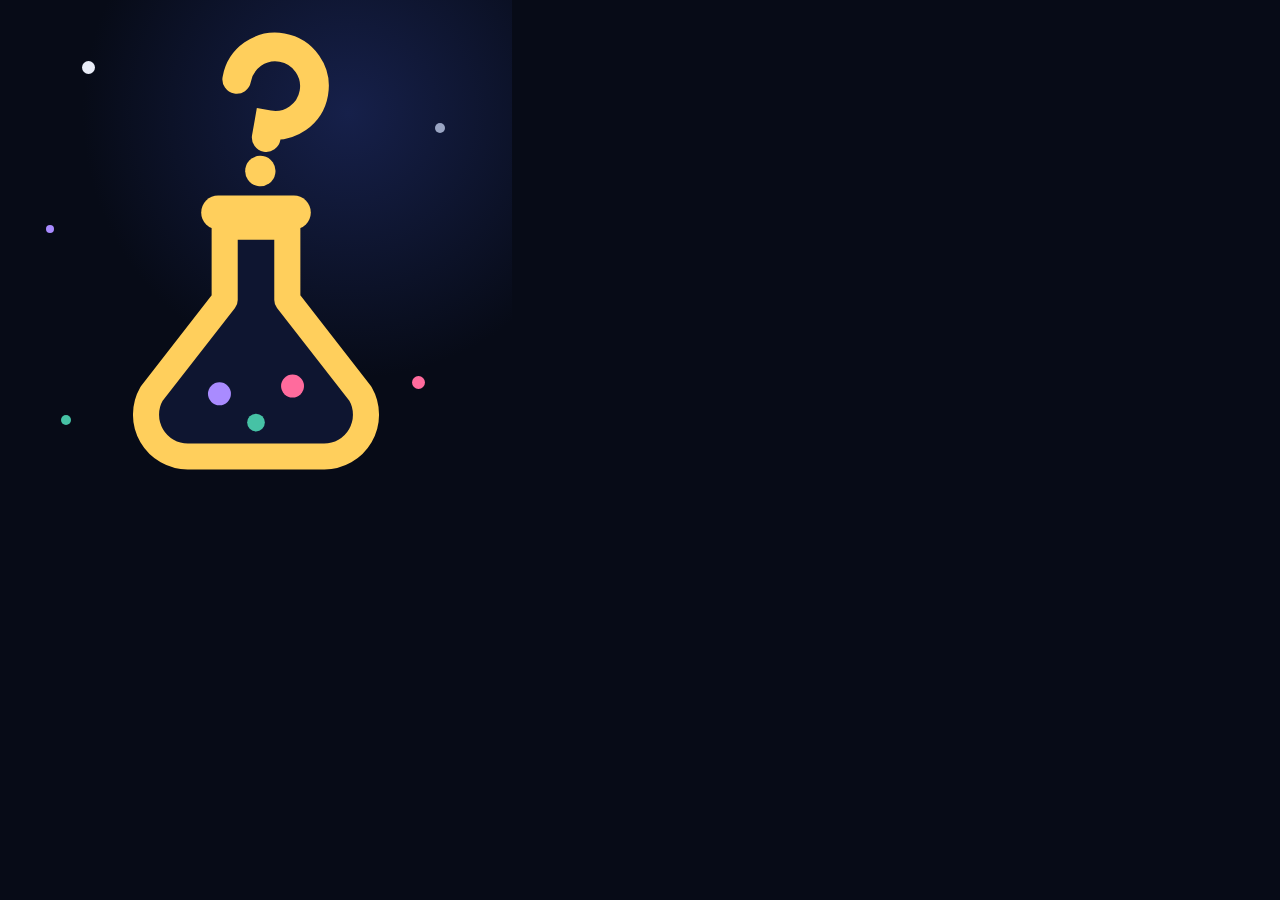
<file: tools/icone.html>
<!doctype html>
<html lang="fr">
<head>
<meta charset="utf-8">
<title>Icône Petit labo — gabarit de rendu</title>
<!-- Gabarit rendu par tools/build-icons.mjs : la tuile fait 512 px FIXES, ancrée
     en haut à gauche — jamais de tailles en vmin/vh ici, car le « headless » de
     Chromium ampute le viewport de ses bordures de fenêtre (leçon payée : une
     fiole « centrée » sur un viewport plus court que la tuile, donc trop haute
     à l'écran d'accueil). Le script capture large puis rogne à 512 exactement.
     L'illustration reste dans les ~85 % centraux : marge de sécurité pour les
     masques d'icônes (coins arrondis iOS/Android). -->
<style>
  html, body { margin: 0; background: #070b17; }
  .tuile {
    position: absolute; top: 0; left: 0; width: 512px; height: 512px;
    overflow: hidden;
    background-color: #070b17;
    background-image: radial-gradient(369px 369px at 68% 22%, #16204a 0%, #070b17 72%);
  }
  /* centrage OPTIQUE calculé : le dessin occupe les lignes 3,75 → 86,5 de son
     viewBox ; à 522 px de côté, top:18px donne 38 px d'air en haut et 42 en
     bas — la masse de la fiole légèrement assise */
  .tuile svg { position: absolute; top: 18px; left: -5px; width: 522px; height: 522px; }
  .etoile { position: absolute; border-radius: 50%; }
</style>
</head>
<body>
<div class="tuile">
  <span class="etoile" style="width:13px;height:13px;background:#e9edf8;top:61px;left:82px"></span>
  <span class="etoile" style="width:10px;height:10px;background:#9aa5c3;top:123px;right:67px"></span>
  <span class="etoile" style="width:10px;height:10px;background:#46c2a5;bottom:87px;left:61px"></span>
  <span class="etoile" style="width:13px;height:13px;background:#ff6b9d;bottom:123px;right:87px"></span>
  <span class="etoile" style="width:8px;height:8px;background:#a98bff;top:225px;left:46px"></span>
  <svg viewBox="0 0 100 100" aria-hidden="true">
    <path d="M44 40 L44 54 L30 72 A8 8 0 0 0 37 84 L63 84 A8 8 0 0 0 70 72 L56 54 L56 40 Z"
          fill="#0e1530" stroke="#ffcf5c" stroke-width="5" stroke-linejoin="round"/>
    <circle cx="43" cy="72" r="2.2" fill="#a98bff"/>
    <circle cx="57" cy="70.5" r="2.2" fill="#ff6b9d"/>
    <circle cx="50" cy="77.5" r="1.7" fill="#46c2a5"/>
    <rect x="39.5" y="34" width="21" height="6.5" rx="3.25" fill="#ffcf5c"/>
    <g transform="rotate(10 53 17)">
      <path d="M45.5 13 A7.5 7.5 0 1 1 53 20.5 L53 23"
            fill="none" stroke="#ffcf5c" stroke-width="5.5" stroke-linecap="round"/>
      <circle cx="53" cy="29.5" r="2.9" fill="#ffcf5c"/>
    </g>
  </svg>
</div>
</body>
</html>
</file>
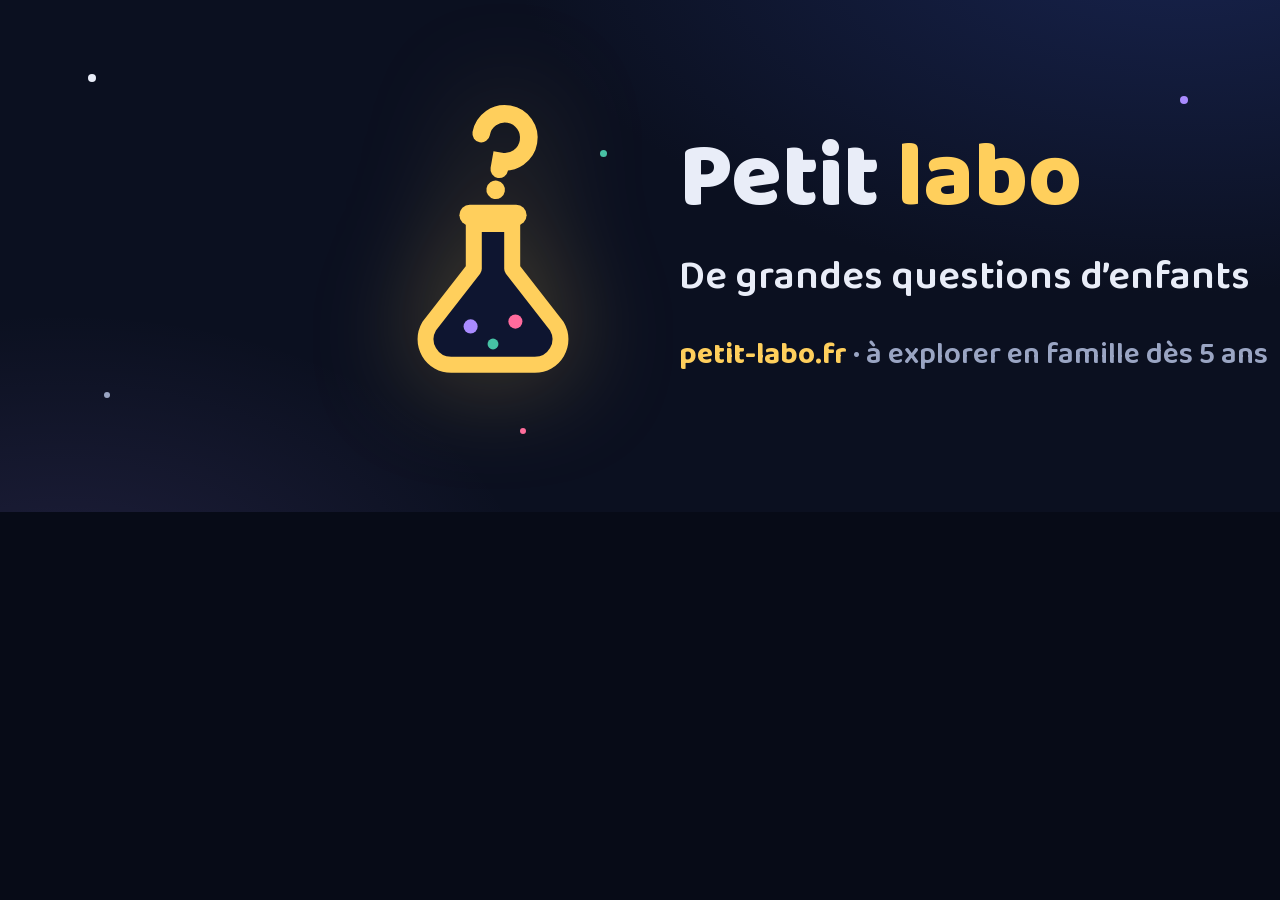
<file: tools/marque.html>
<!doctype html>
<html lang="fr">
<head>
<meta charset="utf-8">
<title>Bannière et avatar Petit labo — gabarit de rendu</title>
<!-- Gabarit rendu par tools/build-marque.mjs. Deux formats, un seul fichier :
       ?format=banniere  → 1600 × 512 (bandeau large : page presse, en-têtes de profil)
       ?format=avatar    → 512 × 512  (photo de profil, recadrée en rond par les réseaux)
     Comme tools/icone.html : tailles en PIXELS FIXES, dessin ancré en haut à
     gauche — le « headless » de Chromium ampute le viewport de ses bordures de
     fenêtre, le script capture plus grand puis rogne au pixel près.
     La règle de la charte : ces images parlent de la famille entière, elles
     portent donc la fiole MAÎTRE (le « ? » dehors), jamais une fiole de série. -->
<style>
  @font-face {
    font-family: "Baloo 2";
    src: url("../assets/fonts/baloo2-latin.woff2") format("woff2");
    font-weight: 400 800;
  }
  html, body { margin: 0; background: #070b17; }
  .scene {
    position: absolute; top: 0; left: 0; overflow: hidden;
    background-color: #0b1020;
    font-family: "Baloo 2", system-ui, sans-serif;
    color: #e9edf8;
  }
  .scene[hidden] { display: none; }
  .etoile { position: absolute; border-radius: 50%; }

  /* ---------- le bandeau 1600 × 512 ---------- */
  #banniere {
    width: 1600px; height: 512px;
    background-image:
      radial-gradient(1100px 620px at 74% -18%, #182450 0%, rgba(11,16,32,0) 62%),
      radial-gradient(820px 520px at 4% 120%, rgba(169,139,255,.13) 0%, rgba(11,16,32,0) 58%);
  }
  /* la composition est CENTRÉE : les réseaux qui servent de bandeau rognent les
     bords sur mobile — ce qui compte doit vivre au milieu. Flex plutôt que des
     positions calculées à la main : le bloc reste centré quel que soit le texte. */
  #banniere .bloc {
    position: absolute; top: 0; left: 0; width: 1600px; height: 512px;
    display: flex; align-items: center; justify-content: center; gap: 26px;
  }
  #banniere .fiole {
    flex: 0 0 auto; width: 320px; height: 320px;
    filter: drop-shadow(0 0 54px rgba(255,207,92,.30));
  }
  #banniere .nom { margin: 0; font-weight: 800; font-size: 92px; line-height: 1; }
  #banniere .nom .or { color: #ffcf5c; }
  #banniere .phrase { margin: 20px 0 0; font-weight: 600; font-size: 40px; color: #e9edf8; }
  #banniere .domaine { margin: 22px 0 0; font-weight: 600; font-size: 30px; color: #9aa5c3; }
  #banniere .domaine b { color: #ffcf5c; font-weight: 700; }

  /* ---------- l'avatar 512 × 512 ---------- */
  /* les réseaux le recadrent en ROND : tout ce qui compte reste dans le cercle
     inscrit (rayon 256), et même dans les ~88 % centraux de ce cercle */
  #avatar {
    width: 512px; height: 512px;
    background-color: #070b17;
    background-image: radial-gradient(369px 369px at 68% 22%, #16204a 0%, #070b17 72%);
  }
  #avatar svg {
    /* un cran plus petit que la tuile PWA (522 px) : le cercle de recadrage
       mord les coins, la fiole a besoin d'air tout autour */
    position: absolute; top: 44px; left: 21px; width: 470px; height: 470px;
    filter: drop-shadow(0 0 26px rgba(255,207,92,.22));
  }
</style>
</head>
<body>

<div class="scene" id="banniere" hidden>
  <span class="etoile" style="width:8px;height:8px;background:#e9edf8;top:74px;left:88px"></span>
  <span class="etoile" style="width:6px;height:6px;background:#9aa5c3;top:392px;left:104px"></span>
  <span class="etoile" style="width:7px;height:7px;background:#46c2a5;top:150px;left:600px"></span>
  <span class="etoile" style="width:6px;height:6px;background:#ff6b9d;top:428px;left:520px"></span>
  <span class="etoile" style="width:8px;height:8px;background:#a98bff;top:96px;left:1180px"></span>
  <span class="etoile" style="width:6px;height:6px;background:#e9edf8;top:330px;left:1360px"></span>
  <span class="etoile" style="width:5px;height:5px;background:#9aa5c3;top:200px;left:1470px"></span>

  <div class="bloc">
  <svg class="fiole" viewBox="0 0 100 100" aria-hidden="true">
    <path d="M44 40 L44 54 L30 72 A8 8 0 0 0 37 84 L63 84 A8 8 0 0 0 70 72 L56 54 L56 40 Z"
          fill="#0e1530" stroke="#ffcf5c" stroke-width="5" stroke-linejoin="round"/>
    <circle cx="43" cy="72" r="2.2" fill="#a98bff"/>
    <circle cx="57" cy="70.5" r="2.2" fill="#ff6b9d"/>
    <circle cx="50" cy="77.5" r="1.7" fill="#46c2a5"/>
    <rect x="39.5" y="34" width="21" height="6.5" rx="3.25" fill="#ffcf5c"/>
    <g transform="rotate(10 53 17)">
      <path d="M45.5 13 A7.5 7.5 0 1 1 53 20.5 L53 23"
            fill="none" stroke="#ffcf5c" stroke-width="5.5" stroke-linecap="round"/>
      <circle cx="53" cy="29.5" r="2.9" fill="#ffcf5c"/>
    </g>
  </svg>

  <div class="textes">
    <p class="nom">Petit <span class="or">labo</span></p>
    <p class="phrase">De grandes questions d’enfants</p>
    <p class="domaine"><b>petit-labo.fr</b> · à explorer en famille dès 5 ans</p>
  </div>
  </div>
</div>

<div class="scene" id="avatar" hidden>
  <span class="etoile" style="width:12px;height:12px;background:#e9edf8;top:104px;left:118px"></span>
  <span class="etoile" style="width:9px;height:9px;background:#9aa5c3;top:150px;left:378px"></span>
  <span class="etoile" style="width:9px;height:9px;background:#46c2a5;top:392px;left:116px"></span>
  <span class="etoile" style="width:11px;height:11px;background:#ff6b9d;top:376px;left:376px"></span>
  <span class="etoile" style="width:7px;height:7px;background:#a98bff;top:250px;left:86px"></span>
  <svg viewBox="0 0 100 100" aria-hidden="true">
    <path d="M44 40 L44 54 L30 72 A8 8 0 0 0 37 84 L63 84 A8 8 0 0 0 70 72 L56 54 L56 40 Z"
          fill="#0e1530" stroke="#ffcf5c" stroke-width="5" stroke-linejoin="round"/>
    <circle cx="43" cy="72" r="2.2" fill="#a98bff"/>
    <circle cx="57" cy="70.5" r="2.2" fill="#ff6b9d"/>
    <circle cx="50" cy="77.5" r="1.7" fill="#46c2a5"/>
    <rect x="39.5" y="34" width="21" height="6.5" rx="3.25" fill="#ffcf5c"/>
    <g transform="rotate(10 53 17)">
      <path d="M45.5 13 A7.5 7.5 0 1 1 53 20.5 L53 23"
            fill="none" stroke="#ffcf5c" stroke-width="5.5" stroke-linecap="round"/>
      <circle cx="53" cy="29.5" r="2.9" fill="#ffcf5c"/>
    </g>
  </svg>
</div>

<script>
  // page-outil rendue hors site : le JS y est permis
  var format = new URLSearchParams(location.search).get('format') === 'avatar' ? 'avatar' : 'banniere';
  document.getElementById(format).removeAttribute('hidden');
</script>
</body>
</html>
</file>
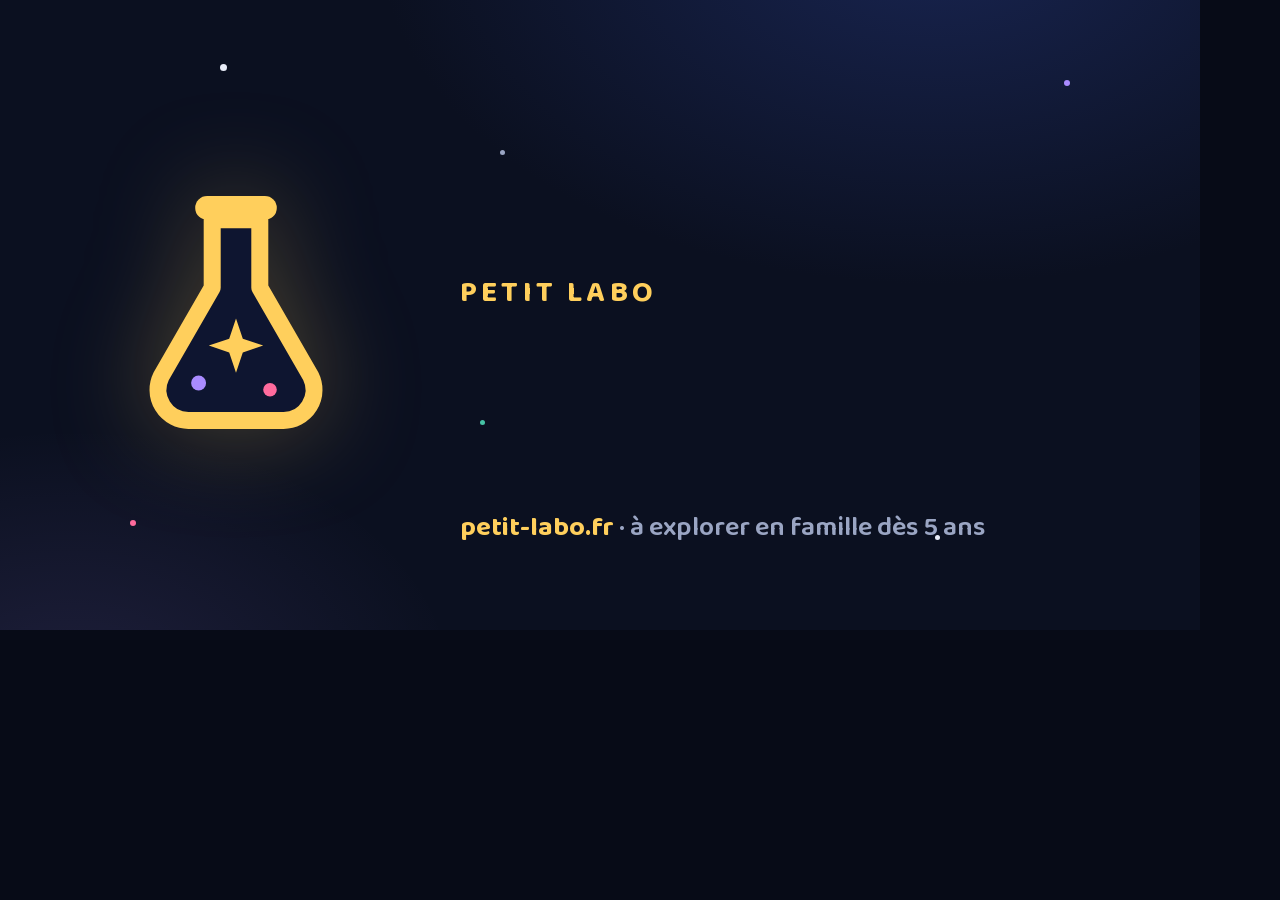
<file: tools/og.html>
<!doctype html>
<html lang="fr">
<head>
<meta charset="utf-8">
<title>Image de partage Petit labo — gabarit de rendu</title>
<!-- Gabarit rendu par tools/build-og.mjs en 1200 × 630 (les cartes « Open Graph »
     que WhatsApp, iMessage ou les réseaux affichent sous un lien partagé).
     Paramétré par l'URL : ?fiole=maitre|astro|meteo&kicker=…&titre=…&sous=…
     (la fiole choisit aussi le FOND de la carte : la nuit pour le maître et
     l'astronomie, le ciel d'un jour de pluie pour la météorologie)
     La règle de la charte : la fiole de SÉRIE illustre un épisode, le MAÎTRE
     illustre le portail. -->
<style>
  @font-face {
    font-family: "Baloo 2";
    src: url("../assets/fonts/baloo2-latin.woff2") format("woff2");
    font-weight: 400 800;
  }
  html, body { margin: 0; width: 1200px; height: 630px; overflow: hidden; background: #070b17; }
  .carte {
    position: relative; width: 1200px; height: 630px;
    background-color: #0b1020;
    background-image:
      radial-gradient(900px 560px at 78% -10%, #182450 0%, rgba(11,16,32,0) 62%),
      radial-gradient(700px 480px at 6% 110%, rgba(169,139,255,.12) 0%, rgba(11,16,32,0) 55%);
    font-family: "Baloo 2", system-ui, sans-serif;
    color: #e9edf8;
  }
  .etoile { position: absolute; border-radius: 50%; }
  /* la fiole un peu plus discrète, le texte plus large (retour de David sur
     les vraies cartes WhatsApp : c'est le titre qui doit dominer) */
  .fiole { position: absolute; left: 66px; top: 145px; width: 340px; height: 340px;
    filter: drop-shadow(0 0 50px rgba(255,207,92,.28)); }
  .fiole[hidden] { display: none; }
  .textes { position: absolute; left: 460px; top: 0; right: 64px; height: 630px;
    display: flex; flex-direction: column; justify-content: center; }
  .kicker { color: #ffcf5c; font-weight: 700; font-size: 30px; letter-spacing: .14em;
    text-transform: uppercase; margin: 0 0 18px; }
  h1 { margin: 0; font-weight: 800; font-size: 78px; line-height: 1.08; }
  h1.long { font-size: 64px; }
  .sous { color: #9aa5c3; font-size: 33px; margin: 26px 0 0; font-weight: 400; line-height: 1.35; }
  .domaine { position: absolute; left: 460px; bottom: 54px; color: #9aa5c3; font-size: 27px;
    font-weight: 600; }
  .domaine b { color: #ffcf5c; font-weight: 700; }
  /* le fond de la série météorologie : le ciel d'un jour de pluie (charte,
     rayon 2) — pas d'étoiles, des nuées douces */
  .carte.meteo {
    background-color: #232f47;
    background-image:
      radial-gradient(900px 560px at 78% -10%, #2f4470 0%, rgba(35,47,71,0) 62%),
      radial-gradient(700px 480px at 6% 110%, rgba(124,196,255,.14) 0%, rgba(35,47,71,0) 55%);
  }
  .carte.meteo .etoile { display: none; }
  .carte.meteo .fiole { filter: drop-shadow(0 0 50px rgba(124,196,255,.28)); }
</style>
</head>
<body>
<div class="carte">
  <span class="etoile" style="width:7px;height:7px;background:#e9edf8;top:64px;left:220px"></span>
  <span class="etoile" style="width:5px;height:5px;background:#9aa5c3;top:150px;left:500px"></span>
  <span class="etoile" style="width:6px;height:6px;background:#ff6b9d;top:520px;left:130px"></span>
  <span class="etoile" style="width:5px;height:5px;background:#46c2a5;top:420px;left:480px"></span>
  <span class="etoile" style="width:6px;height:6px;background:#a98bff;top:80px;right:130px"></span>
  <span class="etoile" style="width:5px;height:5px;background:#e9edf8;bottom:90px;right:260px"></span>

  <!-- le maître : la fiole à la question (portail, famille entière) -->
  <svg class="fiole" id="fiole-maitre" viewBox="0 0 100 100" aria-hidden="true" hidden>
    <path d="M44 40 L44 54 L30 72 A8 8 0 0 0 37 84 L63 84 A8 8 0 0 0 70 72 L56 54 L56 40 Z"
          fill="#0e1530" stroke="#ffcf5c" stroke-width="5" stroke-linejoin="round"/>
    <circle cx="43" cy="72" r="2.2" fill="#a98bff"/>
    <circle cx="57" cy="70.5" r="2.2" fill="#ff6b9d"/>
    <circle cx="50" cy="77.5" r="1.7" fill="#46c2a5"/>
    <rect x="39.5" y="34" width="21" height="6.5" rx="3.25" fill="#ffcf5c"/>
    <g transform="rotate(10 53 17)">
      <path d="M45.5 13 A7.5 7.5 0 1 1 53 20.5 L53 23"
            fill="none" stroke="#ffcf5c" stroke-width="5.5" stroke-linecap="round"/>
      <circle cx="53" cy="29.5" r="2.9" fill="#ffcf5c"/>
    </g>
  </svg>

  <!-- la fiole de la série astronomie : l'étoile dedans -->
  <svg class="fiole" id="fiole-astro" viewBox="0 0 100 100" aria-hidden="true" hidden>
    <path d="M43 22 L43 42 L28 68 A9 9 0 0 0 36 81 L64 81 A9 9 0 0 0 72 68 L57 42 L57 22 Z"
          fill="#0e1530" stroke="#ffcf5c" stroke-width="5" stroke-linejoin="round"/>
    <path d="M50 51 L52 57 L58 59 L52 61 L50 67 L48 61 L42 59 L48 57 Z" fill="#ffcf5c"/>
    <circle cx="39" cy="70" r="2.2" fill="#a98bff"/>
    <circle cx="60" cy="72" r="2" fill="#ff6b9d"/>
    <rect x="38" y="15" width="24" height="7" rx="3.5" fill="#ffcf5c"/>
  </svg>

  <!-- la fiole de la série météorologie : le nuage d'orage et son éclair dedans -->
  <svg class="fiole" id="fiole-meteo" viewBox="0 0 100 100" aria-hidden="true" hidden>
    <path d="M43 22 L43 42 L28 68 A9 9 0 0 0 36 81 L64 81 A9 9 0 0 0 72 68 L57 42 L57 22 Z"
          fill="#1a2338" stroke="#ffcf5c" stroke-width="5" stroke-linejoin="round"/>
    <rect x="38" y="15" width="24" height="7" rx="3.5" fill="#ffcf5c"/>
    <g fill="#e9edf8">
      <circle cx="43" cy="59" r="5.5"/><circle cx="51" cy="55" r="7"/><circle cx="59" cy="60" r="5"/>
      <rect x="40" y="59" width="22" height="5.5" rx="2.75"/>
    </g>
    <path d="M52 66 L48.5 71.5 L53 71.5 L50 77" fill="none" stroke="#ffcf5c" stroke-width="2.6" stroke-linecap="round" stroke-linejoin="round"/>
  </svg>

  <div class="textes">
    <p class="kicker" id="kicker"></p>
    <h1 id="titre"></h1>
    <p class="sous" id="sous"></p>
  </div>
  <p class="domaine"><b>petit-labo.fr</b> · à explorer en famille dès 5 ans</p>
</div>
<script>
  // remplissage par l'URL — page-outil rendue hors site, le JS y est permis
  var params = new URLSearchParams(location.search);
  var serie = params.get('fiole');
  var fiole = serie === 'maitre' ? 'fiole-maitre' : serie === 'meteo' ? 'fiole-meteo' : 'fiole-astro';
  if (serie === 'meteo') document.querySelector('.carte').className = 'carte meteo';
  // removeAttribute et non la propriété .hidden : sur un élément SVG, la
  // propriété n'existe pas (leçon payée : deux fioles restées invisibles)
  document.getElementById(fiole).removeAttribute('hidden');
  document.getElementById('kicker').textContent = params.get('kicker') || 'Petit labo';
  var titre = params.get('titre') || '';
  var h1 = document.getElementById('titre');
  h1.textContent = titre;
  if (titre.length > 28) h1.className = 'long'; // les titres longs descendent d'un cran
  document.getElementById('sous').textContent = params.get('sous') || '';
</script>
</body>
</html>
</file>
<file: css/style.css>
/* Petit labo — portail de la famille (petit-labo.fr).
   Thème sombre « espace » de la série d'astronomie, rond et joueur (public : 5 ans).
   Zéro dépendance. Compat mobiles anciens : pas d'inset, pas d'aspect-ratio requis. */

/* la rondeur des titres : Baloo 2, auto-hébergée (assets/fonts/, licence OFL),
   variable 400–800 — le corps du texte reste en pile système */
@font-face {
  font-family: "Baloo 2";
  src: url("/assets/fonts/baloo2-latin.woff2") format("woff2");
  font-weight: 400 800;
  font-style: normal;
  font-display: swap;
}

:root {
  --titres: "Baloo 2", "Arial Rounded MT Bold", "Trebuchet MS", system-ui, sans-serif;
  --bg: #0b1020;
  --bg2: #0e1530;
  --surface: #121a33;
  --surface-2: #1c2540;
  --border: #26304f;
  --text: #e9edf8;
  --muted: #9aa5c3;
  --sun: #ffcf5c;
  --sun-deep: #ff9f1c;
  --rose: #ff6b9d;
  --teal: #46c2a5;
  --violet: #a98bff;
  --radius: 14px;
}

* { box-sizing: border-box; }

body {
  margin: 0;
  /* pas de zoom au double-tap sur mobile (le pincement est bloqué par la
     balise viewport et le garde-fou gesturestart dans index.html) */
  touch-action: manipulation;
  background-color: var(--bg);
  background-image:
    radial-gradient(1100px 700px at 72% -8%, #182450 0%, rgba(11, 16, 32, 0) 60%),
    radial-gradient(900px 600px at 8% 108%, rgba(169, 139, 255, 0.10) 0%, rgba(11, 16, 32, 0) 55%);
  background-attachment: fixed;
  color: var(--text);
  font-family: system-ui, -apple-system, "Segoe UI", Roboto, sans-serif;
  line-height: 1.55;
}

/* ---------- entête ---------- */

/* la marque se lit d'un bloc : fiole + nom côte à côte (plus d'empilement en
   pyramide), le titre-question dessous, quelques étoiles posées dans le ciel */
.site-header {
  position: relative;
  max-width: 900px; margin: 0 auto; padding: 46px 20px 12px; text-align: center;
}
.marque {
  display: -webkit-flex; display: flex;
  -webkit-align-items: center; align-items: center;
  -webkit-justify-content: center; justify-content: center;
  gap: 13px; margin: 0 0 4px;
}
.logo-fiole {
  display: block; width: 64px; height: 64px;
  filter: drop-shadow(0 0 16px rgba(255, 207, 92, .25));
  -webkit-filter: drop-shadow(0 0 16px rgba(255, 207, 92, .25));
}
.marque-nom {
  font-family: var(--titres); font-weight: 800; font-size: 2.1rem;
  line-height: 1; color: var(--text); padding-top: 10px;
}
.marque-nom .or { color: var(--sun); }
.site-header h1 {
  font-family: var(--titres); font-weight: 700;
  margin: .35em 0 .25em; font-size: clamp(2rem, 5.5vw, 2.9rem); line-height: 1.12;
}
.tagline { margin: 0 auto; max-width: 56ch; color: var(--muted); }
.tagline strong { color: var(--sun); }
.etoile-tete { position: absolute; border-radius: 50%; pointer-events: none; }

main { max-width: 980px; margin: 0 auto; padding: 18px 20px 40px; }

.panel {
  background: linear-gradient(180deg, var(--surface), var(--bg2));
  border: 1px solid var(--border);
  border-radius: var(--radius);
}

/* ---------- la série et ses cartes ---------- */

.serie { margin: 26px 0 8px; }
.serie h2 {
  font-family: var(--titres); font-weight: 700; font-size: 1.2rem; margin: 0 0 14px;
  display: -webkit-flex; display: flex;
  -webkit-align-items: center; align-items: center; gap: 9px;
}
.serie-fiole { width: 30px; height: 30px; -webkit-flex-shrink: 0; flex-shrink: 0; }

/* une seule colonne sur mobile, mais des rangées de hauteur égale : sans cela
   la carte « Où va le Soleil la nuit ? », dont le titre tient sur une ligne,
   était visiblement plus courte que ses voisines à deux lignes. */
.cartes {
  display: block;                                  /* repli des vieux moteurs */
  display: grid;
  grid-template-columns: minmax(0, 1fr);
  grid-auto-rows: 1fr;
}

/* carte = médaillon SVG maison + texte, côte à côte (les emojis-illustrations
   sont bannis du portail : langage de la fiole partout) */
.carte {
  display: -webkit-flex; display: flex;
  -webkit-align-items: center; align-items: center;
  gap: 16px;
  background: linear-gradient(180deg, var(--surface), var(--bg2));
  border: 1px solid var(--border);
  border-radius: var(--radius);
  padding: 16px 20px;
  margin: 0 0 14px;
  color: var(--text);
  text-decoration: none;
  -webkit-transform: translateZ(0);
}
.carte:hover, .carte:focus {
  border-color: var(--sun-deep);
  background: linear-gradient(180deg, var(--surface-2), var(--bg2));
}
.carte-medaillon {
  -webkit-flex: 0 0 auto; flex: 0 0 auto;
  width: 72px; height: 72px; border-radius: 18px;
  background: #070b17; border: 1px solid var(--border);
  display: -webkit-flex; display: flex;
  -webkit-align-items: center; align-items: center;
  -webkit-justify-content: center; justify-content: center;
}
.carte-medaillon svg { width: 62px; height: 62px; display: block; }
.carte-texte { display: block; min-width: 0; }
.carte-titre { display: block; font-family: var(--titres); font-size: 1.32rem; line-height: 1.2; font-weight: 700; color: var(--sun); }
.carte-sous { display: block; margin-top: 4px; color: var(--muted); }

/* côte à côte dès qu'il y a la place : deux colonnes, jamais trois.
   Avec trois colonnes la quatrième carte restait seule et s'étirait sur toute
   la largeur ; en deux colonnes les épisodes se rangent par paires, chaque
   carte est assez large pour que son titre tienne sur une ligne ou deux, et
   la grille égalise les hauteurs d'une même rangée. */
@media (min-width: 720px) {
  .cartes {
    display: -webkit-flex; display: flex;          /* repli des vieux moteurs */
    -webkit-flex-wrap: wrap; flex-wrap: wrap;
    display: grid;
    grid-template-columns: repeat(2, minmax(0, 1fr));
    gap: 14px;
  }
  /* têtes de cartes alignées : quand la carte voisine a une ligne de plus,
     le médaillon et le titre restent sur la même ligne de départ */
  .carte {
    -webkit-flex: 1 1 320px; flex: 1 1 320px; margin: 0;
    -webkit-align-items: flex-start; align-items: flex-start;
  }
}

/* ---------- le partage (sous les cartes : il accompagne, il ne domine pas) ---------- */

.partage { margin: 30px 0 0; text-align: center; }
.partage-phrase { margin: 0 auto; max-width: 46ch; color: var(--muted); font-size: .95rem; }
/* deux pilules : côte à côte quand la ligne les tient, sinon l'une sous
   l'autre à la même largeur — deux longueurs différentes empilées faisaient
   deux objets, pas un ensemble (retour de David sur téléphone) */
.partage-action {
  margin: 14px auto 0; max-width: 360px;
  display: flex; flex-direction: column; align-items: stretch; gap: 10px;
}
.partage-action > #btn-partager, .partage-action > .pilule-contour { text-align: center; }
@media (min-width: 720px) {
  .partage-action { max-width: none; flex-direction: row; flex-wrap: wrap; justify-content: center; align-items: center; gap: 10px 14px; }
}
/* le seul bouton plein visible de la page (règle de la charte) : il revient
   à l'action principale, et le bouche-à-oreille est le canal n° 1 du plan —
   « recevoir un mot à chaque nouvel épisode » et le soutien passent en contour */
#btn-partager {
  font-family: var(--titres); font-size: 1rem; font-weight: 700;
  color: #201500; background: linear-gradient(180deg, var(--sun), var(--sun-deep));
  border: none; border-radius: 999px;
  padding: 10px 24px; cursor: pointer;
}
#btn-partager:hover, #btn-partager:focus { background: var(--sun); }
#btn-partager:focus-visible { outline: 2px solid var(--sun); outline-offset: 3px; }
#partage-etat { flex-basis: 100%; margin-top: 2px; color: var(--teal); font-size: .95rem; }
/* les deux portes vers la boîte du labo, et le compte vitrine : une ligne
   discrète, des liens en or comme tout lien de la famille */
.partage-suite { margin: 16px auto 0; max-width: 46ch; color: var(--muted); font-size: .9rem; }
.partage-suite a { color: var(--sun); white-space: nowrap; }

/* ---------- blocs repliés destinés au parent (conseils, à propos) ---------- */

.conseils, .a-propos { margin: 34px 0 0; padding: 4px 22px; }
.conseils summary, .a-propos summary {
  cursor: pointer; padding: 12px 0; list-style: none;
  display: -webkit-flex; display: flex;
  -webkit-align-items: center; align-items: center;
  -webkit-justify-content: space-between; justify-content: space-between;
}
.conseils summary::-webkit-details-marker,
.a-propos summary::-webkit-details-marker { display: none; }
.conseils-titre, .a-propos-titre { font-family: var(--titres); font-weight: 700; font-size: 1.1rem; margin: 0; }
.conseils summary::after, .a-propos summary::after {
  content: "▾"; color: var(--muted); margin-left: 10px;
  font-size: 1.6rem; line-height: 1;
  -webkit-flex-shrink: 0; flex-shrink: 0;
}
.conseils details[open] summary::after,
.a-propos details[open] summary::after { content: "▴"; }
.conseils-corps, .a-propos-corps { padding: 0 0 18px; color: var(--muted); }
.conseils-corps h3 { color: var(--text); font-size: .98rem; margin: 18px 0 6px; }
.conseils-corps p { margin: 6px 0; }
.a-propos-corps p { margin: 0 0 10px; }
.conseils-corps em { color: var(--text); font-style: normal; font-weight: 600; }

#btn-installer {
  font-family: inherit; font-size: 1rem; font-weight: 700;
  color: #201500; background: linear-gradient(180deg, var(--sun), var(--sun-deep));
  border: none; border-radius: 999px; padding: 10px 22px; margin: 4px 0 6px;
  cursor: pointer;
}
#btn-installer:hover, #btn-installer:focus { background: var(--sun); }

/* ---------- pied de page ---------- */

.site-footer {
  max-width: 980px; margin: 0 auto; padding: 10px 20px 44px;
  color: var(--muted); font-size: .88rem; text-align: center;
}
.site-footer p { margin: 0 0 8px; }
/* le lien vers le dossier de presse : une ligne à part, à la taille du pied
   de page, en or comme tout lien de la famille — discret par sa place, pas
   par sa couleur (la version grisée se perdait, retour de David) */
.pied-presse a { color: var(--sun); }

/* ---------- le soutien libre (masqué tant que js/soutien.js n'est pas réglé) ---------- */

.soutien { margin: 34px 0 0; padding: 20px 22px; }
/* pas de couleur, comme tous les titres de section du portail (h1, titre de
   série, blocs repliés). La charte « couleur = fonction » du skill, qui donne
   l'or à ce qui explique, ne vaut que pour les pages d'épisode : elle sert le
   repérage de l'enfant d'un épisode à l'autre, et ces blocs-ci sont repliés,
   destinés au parent. Ici c'est donc la cohérence du portail qui tranche.
   L'accent doré du bloc est porté par le bouton, seul élément cliquable. */
.soutien h2 {
  font-family: var(--titres); font-weight: 700; font-size: 1.1rem;
  margin: 0 0 8px;
}
.soutien p { margin: 0; color: var(--muted); }
.soutien p.soutien-action { margin-top: 16px; text-align: center; }
/* en contour : le pourboire se propose, il ne se brandit pas — l'or plein
   appartient au bouton Partager. Même pilule contour pour « recevoir un mot à
   chaque nouvel épisode » sous les cartes. */
.soutien-action a, .pilule-contour {
  display: inline-block; text-decoration: none;
  font-family: var(--titres); font-size: 1rem; font-weight: 700;
  color: var(--sun); background: none;
  border: 1.5px solid var(--sun-deep); border-radius: 999px;
  padding: 8px 24px;
}
.soutien-action a:hover, .soutien-action a:focus, .pilule-contour:hover, .pilule-contour:focus { background: rgba(255, 207, 92, .14); }
.soutien-action a:focus-visible, .pilule-contour:focus-visible { outline: 2px solid var(--sun); outline-offset: 3px; }
</file>
<file: css/presse.css>
/* Petit labo — la page presse (/presse/).
   Se pose SUR css/style.css : mêmes variables, même thème de nuit, même
   rondeur. Ici le lecteur n'est ni un enfant ni un parent pressé mais un
   journaliste : plus de texte, des blocs qui se parcourent en diagonale,
   et des visuels qui se téléchargent en un clic.
   Compat mobiles anciens : pas d'inset, pas d'aspect-ratio requis,
   -webkit- devant flex et ses propriétés. */

/* la page presse se lit et se cite : contrairement au portail, on y
   sélectionne du texte (le portail, lui, se manipule) */
.page-presse { -webkit-user-select: text; user-select: text; }

/* ---------- en-tête ---------- */

.presse-header { padding-bottom: 4px; }
.marque-lien {
  display: -webkit-flex; display: flex;
  -webkit-align-items: center; align-items: center;
  gap: 13px; text-decoration: none; color: inherit;
}
.presse-header .logo-fiole { width: 46px; height: 46px; }
.presse-header .marque-nom { font-size: 1.5rem; padding-top: 7px; }
.presse-header .kicker {
  font-family: var(--titres); font-weight: 700;
  text-transform: uppercase; letter-spacing: .16em;
  font-size: .82rem; color: var(--sun); margin: 18px 0 0;
}
.presse-header h1 { font-size: clamp(1.8rem, 5vw, 2.5rem); margin: .2em 0 .3em; }

/* ---------- ossature ---------- */

main.presse { max-width: 980px; margin: 0 auto; padding: 18px 20px 40px; }
.bloc { margin: 30px 0 0; }
.panel.bloc { padding: 22px 24px; }
.bloc > h2 {
  font-family: var(--titres); font-weight: 700; font-size: 1.25rem;
  margin: 0 0 14px;
}
.bloc h3 { font-family: var(--titres); font-weight: 700; font-size: 1.06rem; margin: 0 0 6px; }
.chapo { margin: 0 0 18px; color: var(--muted); max-width: 62ch; }
.texte p { margin: 0 0 12px; color: var(--muted); max-width: 66ch; }
.texte p:last-child { margin-bottom: 0; }
.signature { color: var(--text); font-weight: 600; }
.mention { margin: 18px 0 0; color: var(--muted); font-size: .88rem; max-width: 66ch; }
/* les liens de TEXTE prennent l'or. Attention : « main.presse a » (0-1-2)
   l'emporte sur une simple classe (0-1-0) — les deux boutons plus bas sont
   donc scopés eux aussi, sinon l'or du lien recouvrait leur propre couleur
   (leçon payée : un libellé or posé sur un bouton or, illisible). */
main.presse a { color: var(--sun); }

/* ---------- « en bref » : une fiche à deux colonnes ---------- */

.fiche { margin: 0; }
.fiche-ligne {
  display: -webkit-flex; display: flex;
  -webkit-flex-wrap: wrap; flex-wrap: wrap;
  gap: 4px 18px;
  padding: 10px 0;
  border-top: 1px solid var(--border);
}
.fiche-ligne:first-child { border-top: none; padding-top: 0; }
.fiche dt {
  -webkit-flex: 0 0 160px; flex: 0 0 160px;
  font-family: var(--titres); font-weight: 700; color: var(--text);
}
.fiche dd { -webkit-flex: 1 1 300px; flex: 1 1 300px; margin: 0; color: var(--muted); }

/* ---------- ce qui distingue : des cartes en grille ---------- */

.points { display: block; }
.point { padding: 18px 20px; margin: 0 0 14px; }
.point p { margin: 0; color: var(--muted); }
@media (min-width: 720px) {
  .points {
    display: -webkit-flex; display: flex;
    -webkit-flex-wrap: wrap; flex-wrap: wrap; gap: 14px;
  }
  .point { -webkit-flex: 1 1 290px; flex: 1 1 290px; margin: 0; }
}

/* ---------- les épisodes ---------- */

.episode { padding: 18px 20px; margin: 0 0 16px; }
.episode figure { margin: 0 0 16px; }
.episode img {
  display: block; width: 100%; height: auto;
  border-radius: 10px; border: 1px solid var(--border);
}
.episode figcaption { margin-top: 8px; color: var(--muted); font-size: .88rem; }
.episode h3 { font-size: 1.24rem; }
.episode h3 a { color: var(--sun); text-decoration: none; }
.episode h3 a:focus-visible { text-decoration: underline; }
.episode p { margin: 0 0 10px; color: var(--muted); }
.episode-reponse { color: var(--text); }
.episode-url { font-size: .85rem; color: var(--muted); margin-bottom: 0; }
/* côte à côte dès qu'il y a la place : la capture d'un côté, le texte de l'autre */
@media (min-width: 800px) {
  .episode {
    display: -webkit-flex; display: flex;
    -webkit-align-items: flex-start; align-items: flex-start;
    gap: 22px;
  }
  .episode figure { -webkit-flex: 0 0 46%; flex: 0 0 46%; margin: 0; }
  .episode-texte { -webkit-flex: 1 1 auto; flex: 1 1 auto; min-width: 0; }
  .episode h3 { margin-top: 0; }
}

/* ---------- les visuels téléchargeables ---------- */

.visuels { display: block; }
.visuel { padding: 16px 18px; margin: 0 0 14px; }
.visuel p { margin: 0 0 10px; color: var(--muted); font-size: .92rem; }
/* le dernier paragraphe d'une carte porte ses boutons : centré, comme toute
   rangée d'action de la famille (retour de David sur mobile — alignés à
   gauche, les boutons flottaient) */
.visuel p:last-child { margin-bottom: 0; text-align: center; }
.visuel-apercu {
  background: #070b17; border: 1px solid var(--border); border-radius: 10px;
  overflow: hidden; margin-bottom: 12px;
  display: -webkit-flex; display: flex;
  -webkit-align-items: center; align-items: center;
  -webkit-justify-content: center; justify-content: center;
}
.visuel-apercu img { display: block; max-width: 100%; height: auto; }
/* les aperçus carrés ne prennent pas toute la largeur : un avatar étiré en
   pleine carte se lirait comme une image de couverture */
.apercu-carre img { width: 148px; height: auto; }
.visuel-vectoriel { padding: 20px 0; }
.visuel-vectoriel img { width: 120px; }
@media (min-width: 720px) {
  .visuels {
    display: -webkit-flex; display: flex;
    -webkit-flex-wrap: wrap; flex-wrap: wrap; gap: 14px;
  }
  .visuel { -webkit-flex: 1 1 290px; flex: 1 1 290px; margin: 0; }
}

/* la carte des téléphones s'étale sur toute la rangée : trois écrans
   portrait côte à côte n'ont un sens qu'à pleine largeur */
.apercu-telephones { gap: 10px; padding: 12px; }
.apercu-telephones img { -webkit-flex: 1 1 0; flex: 1 1 0; min-width: 0; border-radius: 8px; }
@media (min-width: 720px) {
  .visuel-pleine-largeur { -webkit-flex: 1 1 100%; flex: 1 1 100%; }
}
/* sur mobile, ses boutons se partagent des lignes à parts égales — le repli
   en 2 + 1 flottait (retour de David) ; à quatre boutons, une seule ligne ne
   tient plus à 390 px (« Les fuseaux », « Les saisons » débordaient), donc
   deux lignes de deux, symétriques. Police un cran plus basse. */
@media (max-width: 719px) {
  .visuel-pleine-largeur p:last-child {
    display: -webkit-flex; display: flex;
    -webkit-flex-wrap: wrap; flex-wrap: wrap;
    gap: 8px;
  }
  .visuel-pleine-largeur p:last-child .pilule {
    -webkit-flex: 1 1 40%; flex: 1 1 40%;
    min-width: 0; margin: 0; padding: 6px 2px;
    font-size: .88rem; text-align: center; white-space: nowrap;
  }
}
/* tout petits écrans (~320 px) : les tiers deviendraient illisibles,
   retour au repli naturel */
@media (max-width: 359px) {
  .visuel-pleine-largeur p:last-child { display: block; }
  .visuel-pleine-largeur p:last-child .pilule {
    -webkit-flex: none; flex: none;
    margin: 0 4px 8px; padding: 6px 18px; font-size: .95rem;
  }
}

/* pilule contour : le téléchargement se propose, il ne se brandit pas —
   l'or plein appartient au seul bouton principal de la page (le contact) */
main.presse .pilule {
  display: inline-block; text-decoration: none;
  font-family: var(--titres); font-size: .95rem; font-weight: 700;
  color: var(--sun); background: none;
  border: 1.5px solid var(--sun-deep); border-radius: 999px;
  /* marges symétriques : ces pilules vivent dans des rangées centrées */
  padding: 6px 18px; margin: 0 4px 8px;
}
main.presse .pilule:focus-visible { outline: 2px solid var(--sun); outline-offset: 3px; }

/* ---------- contact ---------- */

/* tout le bloc est centré, titre compris : c'est le point d'arrivée de la
   page, pas une fiche de plus — il fait le pont vers le pied de page, centré
   lui aussi. Le texte reste court (un centré se lit mal au-delà de quatre
   lignes) et étroit. */
.contact { text-align: center; }
.contact p { color: var(--muted); margin: 0 auto 10px; max-width: 50ch; }
.contact-action { margin: 18px 0 0; }
/* le seul bouton plein de la page (règle de la charte) : écrire à David est
   l'action que cette page existe pour déclencher */
main.presse .bouton-plein {
  display: inline-block; text-decoration: none;
  font-family: var(--titres); font-size: 1.05rem; font-weight: 700;
  color: #201500; background: linear-gradient(180deg, var(--sun), var(--sun-deep));
  border: none; border-radius: 999px; padding: 10px 26px;
}
main.presse .bouton-plein:focus-visible { outline: 2px solid var(--sun); outline-offset: 3px; }

/* le survol n'existe que là où un pointeur survole : sur tactile, iOS fige
   l'état :hover (et :focus) sur le dernier bouton touché — les pilules
   restaient « allumées » après un téléchargement (retour de David) */
@media (hover: hover) {
  main.presse .pilule:hover { background: rgba(255, 207, 92, .14); }
  main.presse .bouton-plein:hover { background: var(--sun); }
  .episode h3 a:hover { text-decoration: underline; }
}

/* ---------- pied de page ---------- */

.page-presse .site-footer p { margin: 0 0 10px; }
.page-presse .site-footer a { color: var(--sun); }
</file>
